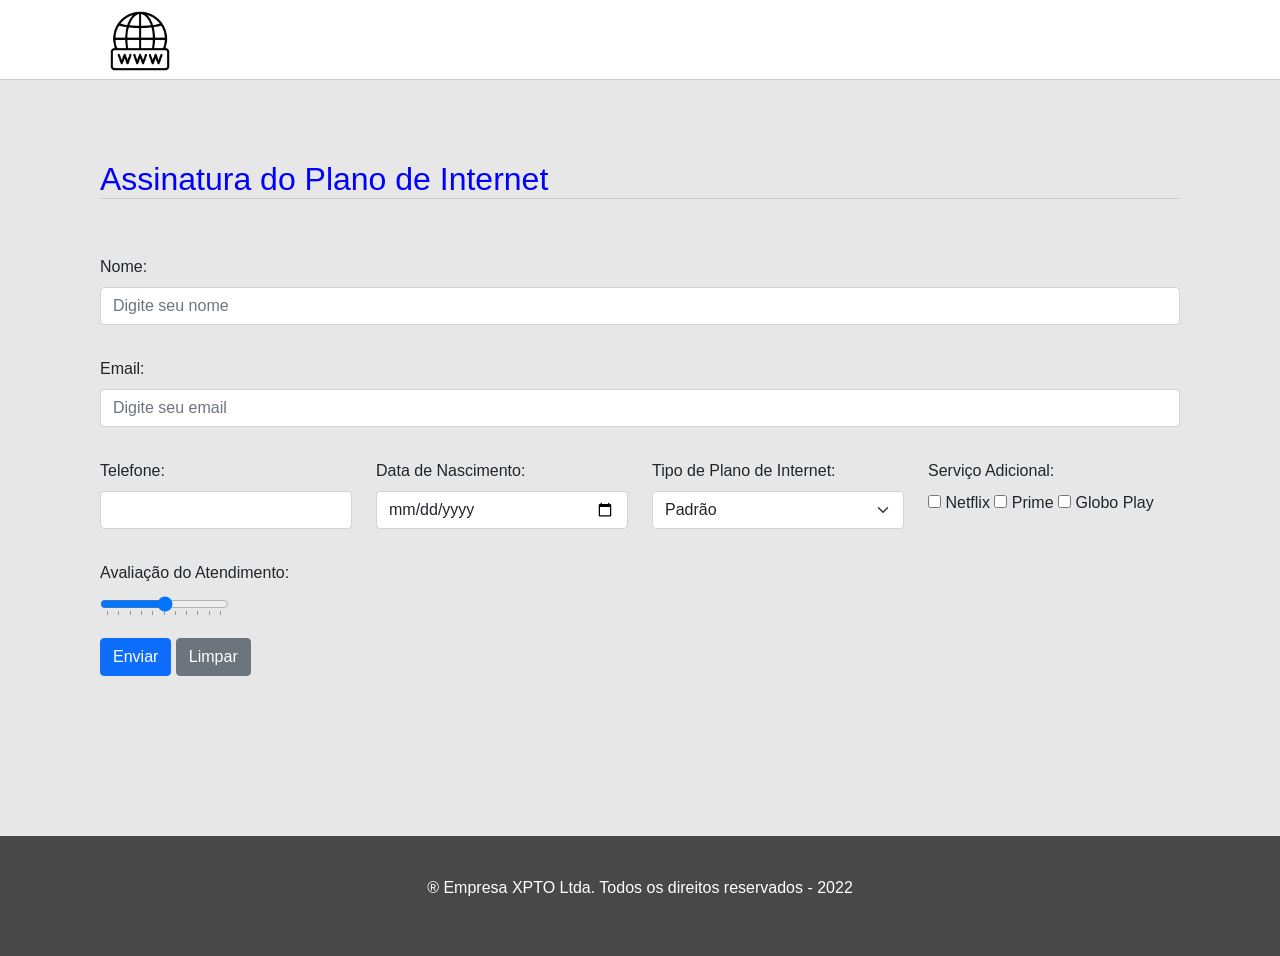
<file: assinar.html>
<!DOCTYPE html>
<html lang="pt-BR">

<head>
    <meta charset="UTF-8">
    <meta name="viewport" content="width=device-width, initial-scale=1.0">
    <title>Formulário de cadastro</title>
    <link rel="stylesheet" href="css/bootstrap.min.css">
    <link rel="stylesheet" href="css/bootstrap-grid.min.css">
    <link rel="stylesheet" href="css/base.css">
    <link rel="stylesheet" href="css/layout.css">
    <link rel="stylesheet" href="css/componentes.css">

</head>

<body>
    <header class="layout-cabecalho layout-cabecalho--home">
        <div class="container">
            <img src="img/cabecalho.png" width="80" height="80" alt="www">
        </div>
    </header>

    <main class="layout-assinatura">
        <div class="container">
            <h1 class="titulo-formulario">Assinatura do Plano de Internet</h1>
            <form action="#" method="post">
                <div class="row">
                    <div class="my-3 col-sm-12 col-md-12">
                        <label for="nome" class="form-label">Nome:</label>
                        <input id="nome" class="form-control" type="text" name="nome" placeholder="Digite seu nome" required="true" >
                    </div>
                </div>
                <div class="row">
                    <div class="my-3 col-sm-12 col-md-12">
                        <label for="email" class="form-label">Email:</label>
                        <input id="email" class="form-control" type="email" name="email" placeholder="Digite seu email" required="true">
                    </div>
                </div>
                <div class="row">
                    <div class="my-3 col-sm-3 col-md-3">
                        <label for="telefone" class="form-label">Telefone:</label>
                        <input id="telefone" class="form-control" type="text" name="telefone">
                    </div>
                    <div class="my-3 col-sm-3 col-md-3">
                        <label for="data-nascimento" class="form-label">Data de Nascimento:</label>
                        <input id="data-nascimento" class="form-control" type="date" name="data-nascimento">
                    </div>
                    <div class="my-3 col-sm-3 col-md-3">
                        <label for="tipo-plano" class="form-label">Tipo de Plano de Internet:</label>
                        <select id="tipo-plano" name="tipo-plano" class="form-select">
                            <option value="P">Padrão</option>
                            <option value="I">Intermediário</option>
                            <option value="A">Avançado</option>
                        </select>
                    </div>
                    <div class="my-3 col-sm-3 col-md-3">
                        <label class="form-label">Serviço Adicional:</label>
                        <div>
                            <input id="tipo-servico" type="checkbox" name="tipo-servico" value="netflix">
                            <label id="tipo-servico">Netflix</label>
                            <input id="tipo-servico" type="checkbox" name="tipo-servico" value="prime">
                            <label id="tipo-servico">Prime</label>
                            <input id="tipo-servico" type="checkbox" name="tipo-servico" value="globoplay">
                            <label id="tipo-servico">Globo Play</label>
                        </div>
                    </div>

                </div>
                <div class="row">
                    <div class="my-3 col-sm-6 col-md-6">
                        <label class="form-label">Avaliação do Atendimento:</label>
                        <div>
                            <input type="range" list="avaliacao">
                            <datalist id="avaliacao">
                                <option value="0" label="0%"></option>
                                <option value="10" label="10"></option>
                                <option value="20"></option>
                                <option value="30"></option>
                                <option value="40"></option>
                                <option value="50"></option>
                                <option value="60"></option>
                                <option value="70"></option>
                                <option value="80"></option>
                                <option value="90"></option>
                                <option value="100" label="100%"></option>
                            </datalist>
                        </div>
                    </div>
                </div>
                
                <button class="btn btn-primary">Enviar</button>
                <input type="reset" value="Limpar" class="btn btn-secondary" >
                
            </form>
        </div>
    </main>

    <footer class="layout-rodape">
        <div class="container">
            <p>&reg; Empresa XPTO Ltda. Todos os direitos reservados - 2022</p>
        </div>
    </footer>

</body>

</html>
</file>
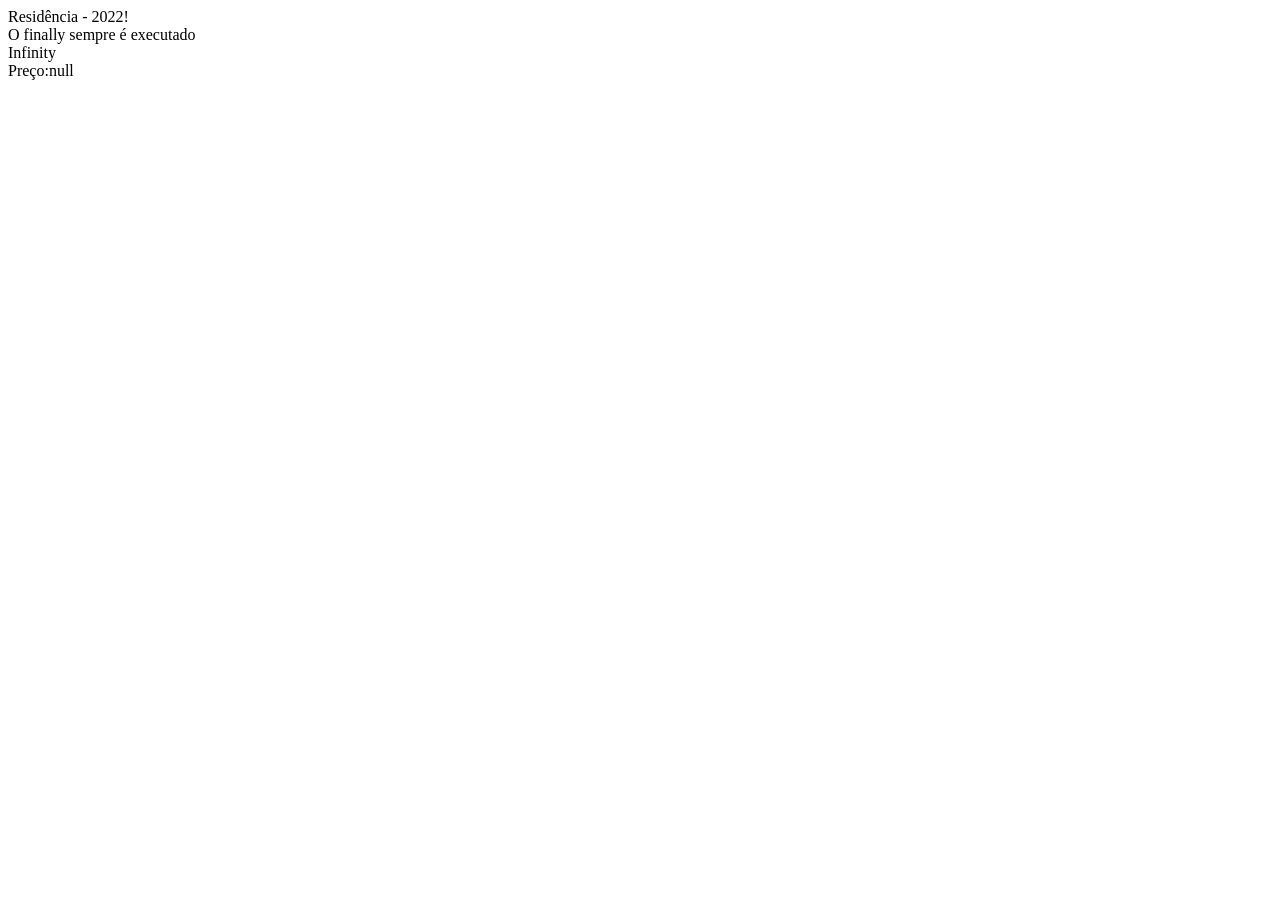
<file: exemplo-exception.html>
<!DOCTYPE html>
<html lang="en">

<head>
    <meta charset="UTF-8">
    <meta http-equiv="X-UA-Compatible" content="IE=edge">
    <meta name="viewport" content="width=device-width, initial-scale=1.0">
    <title>Exception</title>
</head>

<body>


    <script>

        try {
            document.write("Residência - 2022!");
        } catch (error) {
            document.write("Erro:" + error.message);
        } finally {
            document.write("<br> O finally sempre é executado");
        }

        try {
            var num;
            num = 10 / 0;
            document.write("<br>" + num);
        } catch (error) {
            document.write("<br> Erro:" + error.message);
        }

        try {
            var preco = prompt("Digite o preço:");
            if (preco < 0) {
                throw new Error("<br> Preço inválido! ");
            }
        } catch (e) {
            document.write("<br> Erro:" + e.message + "Preço:" + preco);
            //Insiro um valor padrão em caso de lançamento de exceção
            preco = 0;
        } finally{
            document.write("<br> Preço:" + preco);
        }

    </script>

</body>

</html>
</file>
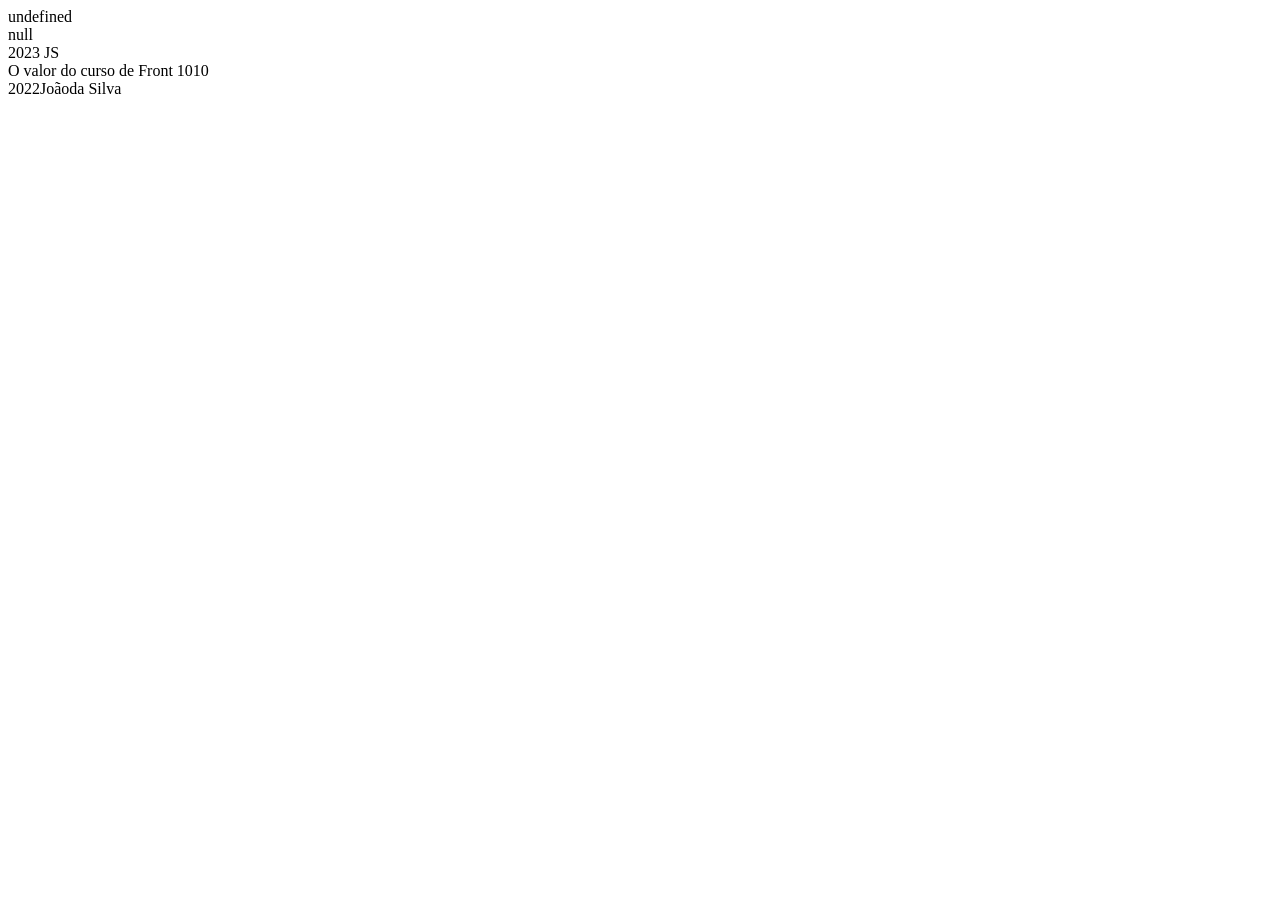
<file: exemplo-js.html>
<!DOCTYPE html>
<html lang="en">
<head>
    <meta charset="UTF-8">
    <meta http-equiv="X-UA-Compatible" content="IE=edge">
    <meta name="viewport" content="width=device-width, initial-scale=1.0">
    <title>Document</title>
</head>
<body>

    <script>
        
        var x;
        var y = null;
        var ano = 2022;
        ano = "2023";
        curso = 'JS';

        document.write(x);
        document.write("<br>");
        document.write(y);
        document.write("<br>");
        document.write(ano + " " + curso);

        var a = 10, b=1000;
        texto = "Front";
        document.write("<br>");
        document.write("O valor do curso de " +texto  + " " + (a+b) + "<br>");

        const texto2 = "2022";
        //texto2 = "2023";
        document.write(texto2);

        const cliente = {nome:"Carla", sobrenome:"Maria"};
        //não posso modificar o objeto
        //a = {nome:"José"}

        cliente.nome = "João";
        cliente.sobrenome = "da Silva";
        document.write(cliente.nome);
        document.write(cliente.sobrenome);
        

        //Hoisting



    </script>
</body>
</html>
</file>
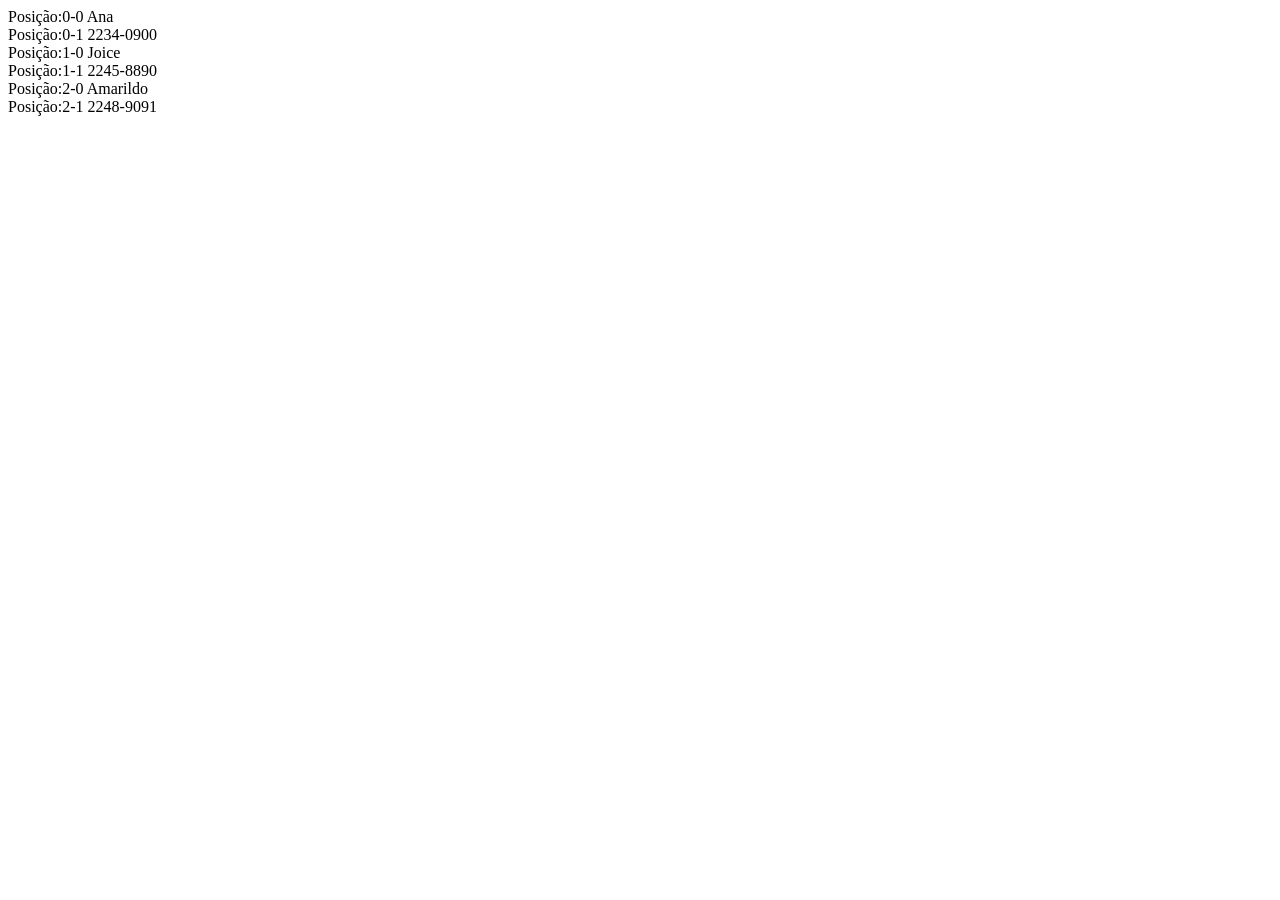
<file: exemplo-matriz.html>
<!DOCTYPE html>
<html lang="en">

<head>
    <meta charset="UTF-8">
    <meta http-equiv="X-UA-Compatible" content="IE=edge">
    <meta name="viewport" content="width=device-width, initial-scale=1.0">
    <title>Document</title>
</head>

<body>

    <script>
        var clientes = new Array();
        var cliente1 = ["Ana", "2234-0900"];
        var cliente2 = ["Joice", "2245-8890"];
        var cliente3 = ["Amarildo", "2248-9091"];

        clientes.push(cliente1);
        clientes.push(cliente2);
        clientes.push(cliente3);

        for (let i = 0; clientes.length; i++) {
            for (let j = 0; j < clientes[i].length; j++) {
                document.write("Posição:" + i + "-" + j + " " + clientes[i][j] + "<br>");
            }
        }

        //throw - lançar o erro
        // try catch - tratamento do erro
        //finaly - sempre executa
    </script>
</body>

</html>
</file>
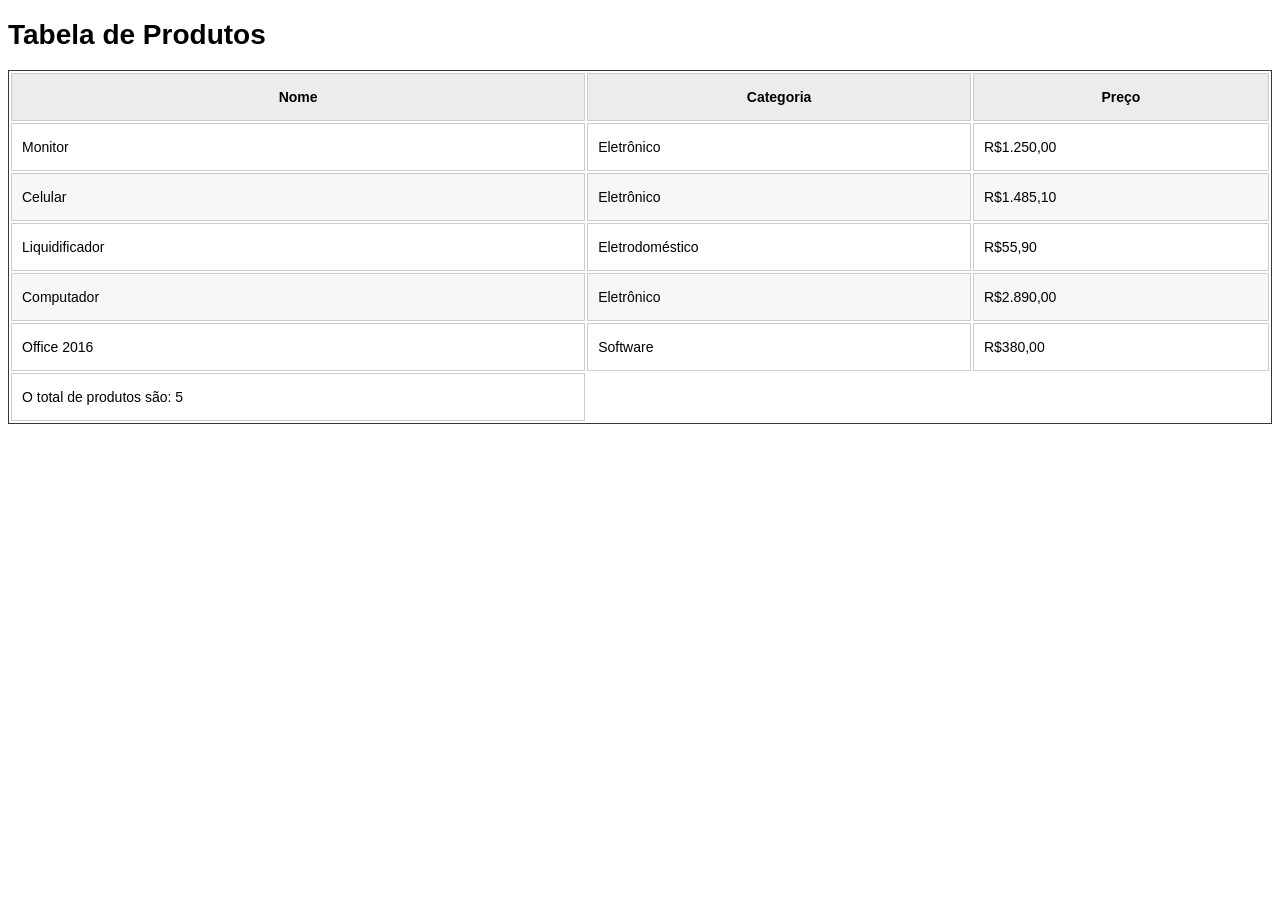
<file: exemplo-tabela.html>
<!DOCTYPE html>
<html lang="en">
<head>
    <meta charset="UTF-8">
    <meta http-equiv="X-UA-Compatible" content="IE=edge">
    <meta name="viewport" content="width=device-width, initial-scale=1.0">
    <title>Exemplo Tabela</title>
    <link rel="stylesheet" href="css/estilo-tabela.css">
</head>
<body>
    <h1>Tabela de Produtos</h1>
    <table class="tabela">
        <thead>
            <tr>
                <th>Nome</th>
                <th>Categoria</th>
                <th>Preço</th>
            </tr>
        </thead>
        <tbody>
            <tr>
                <td>Monitor</td>
                <td>Eletrônico</td>
                <td>R$1.250,00</td>
            </tr>
            <tr>
                <td>Celular</td>
                <td>Eletrônico</td>
                <td>R$1.485,10</td>
            </tr>
            <tr>
                <td>Liquidificador</td>
                <td>Eletrodoméstico</td>
                <td>R$55,90</td>
            </tr>
            <tr>
                <td>Computador</td>
                <td>Eletrônico</td>
                <td>R$2.890,00</td>
            </tr>
            <tr>
                <td>Office 2016</td>
                <td>Software</td>
                <td>R$380,00</td>
            </tr>
        </tbody>
        <tfoot>
            <tr>
                <td>O total de produtos são: 5</td>
            </tr>
        </tfoot>
    </table>
</body>
</html>
</file>
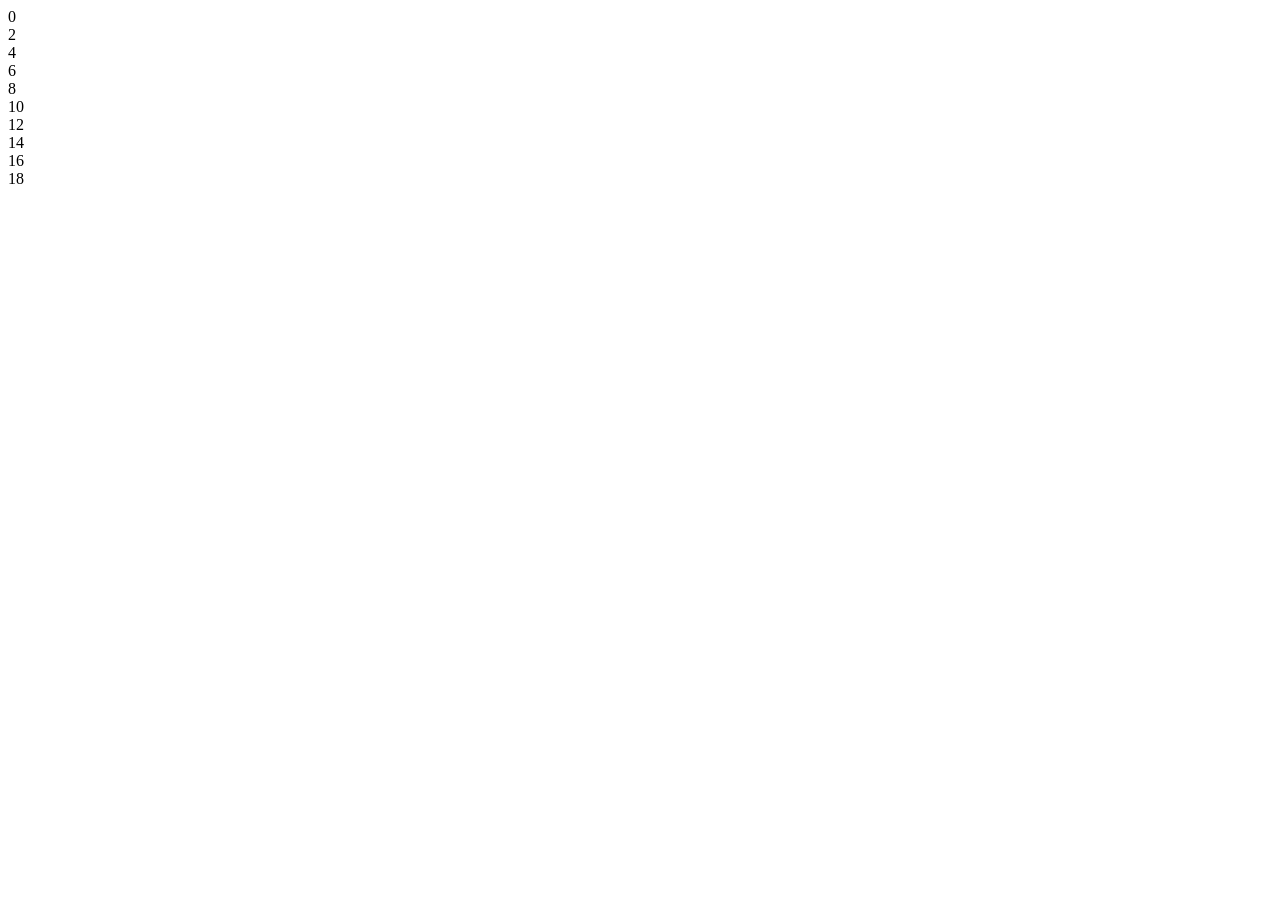
<file: exemplo5.html>
<!DOCTYPE html>
<html lang="en">

<head>
    <meta charset="UTF-8">
    <meta http-equiv="X-UA-Compatible" content="IE=edge">
    <meta name="viewport" content="width=device-width, initial-scale=1.0">
    <title>Document</title>
</head>

<body>
    <script>
        var vetor = new Array(10);

        for (let count = 0; count < vetor.length; count++) {
            vetor[count] = count * 2;
            document.write(vetor[count] + "<br>");
        }
    </script>
</body>

</html>
</file>
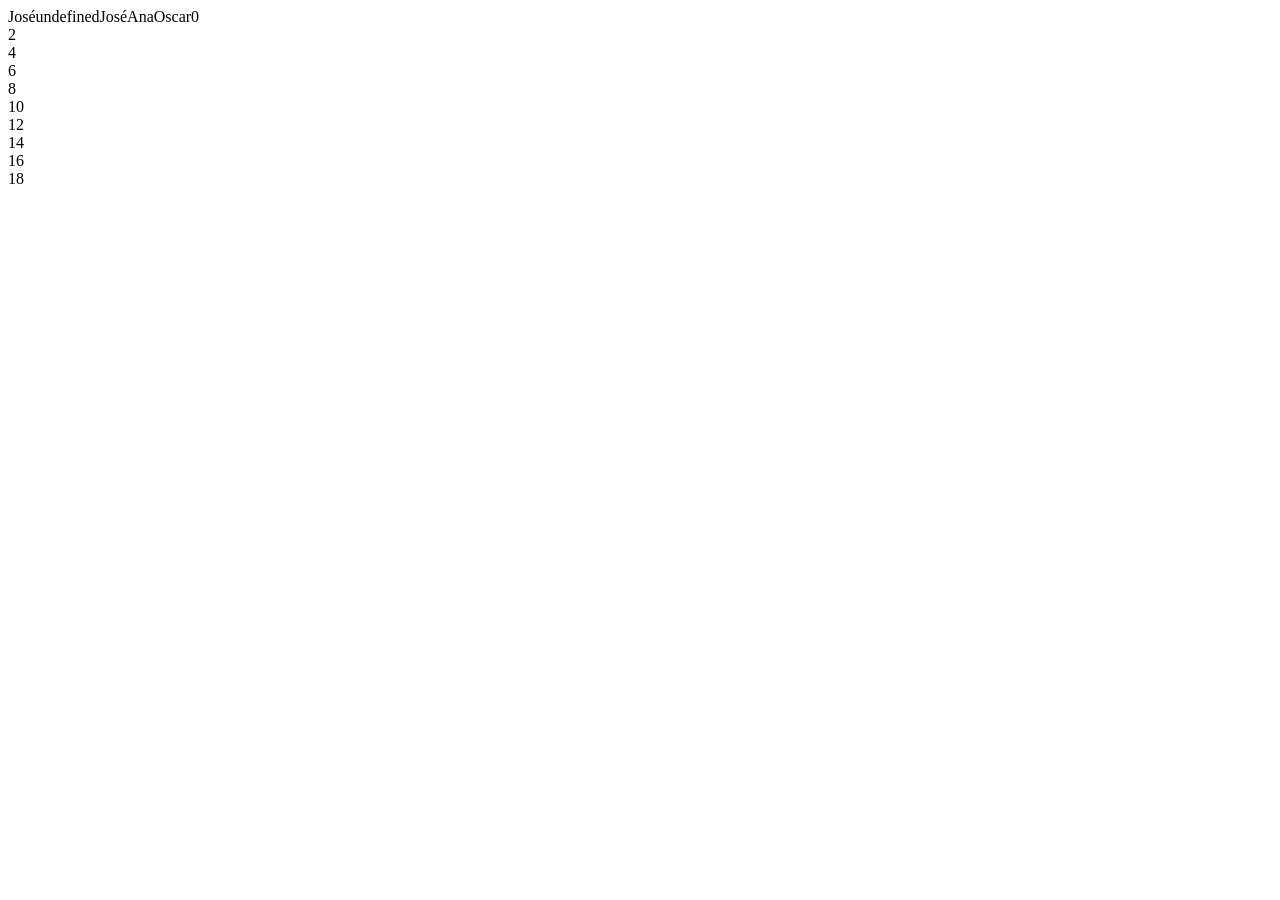
<file: js/exemplo4.html>
<!DOCTYPE html>
<html lang="en">

<head>
    <meta charset="UTF-8">
    <meta http-equiv="X-UA-Compatible" content="IE=edge">
    <meta name="viewport" content="width=device-width, initial-scale=1.0">
    <title>Document</title>
</head>

<body>
    <script>
        var nomes = [];
        var cursos = ["Java", "PHP", "Phyton", "R"];

        nomes.push("José");
        nomes.push("Ana");
        nomes.push("Oscar");

        document.write(nomes[0]);
        document.write(nomes[5]);

        for (let index = 0; index < nomes.length; index++) {
            document.write(nomes[index]);
        }

        var vetor = new Array(10);

        for (let count = 0; count < vetor.length; count++) {
            vetor[count] = count * 2;
             document.write(vetor[count] + "<br>");
            //console.log(vetor[count]);
        }

    </script>
</body>

</html>
</file>
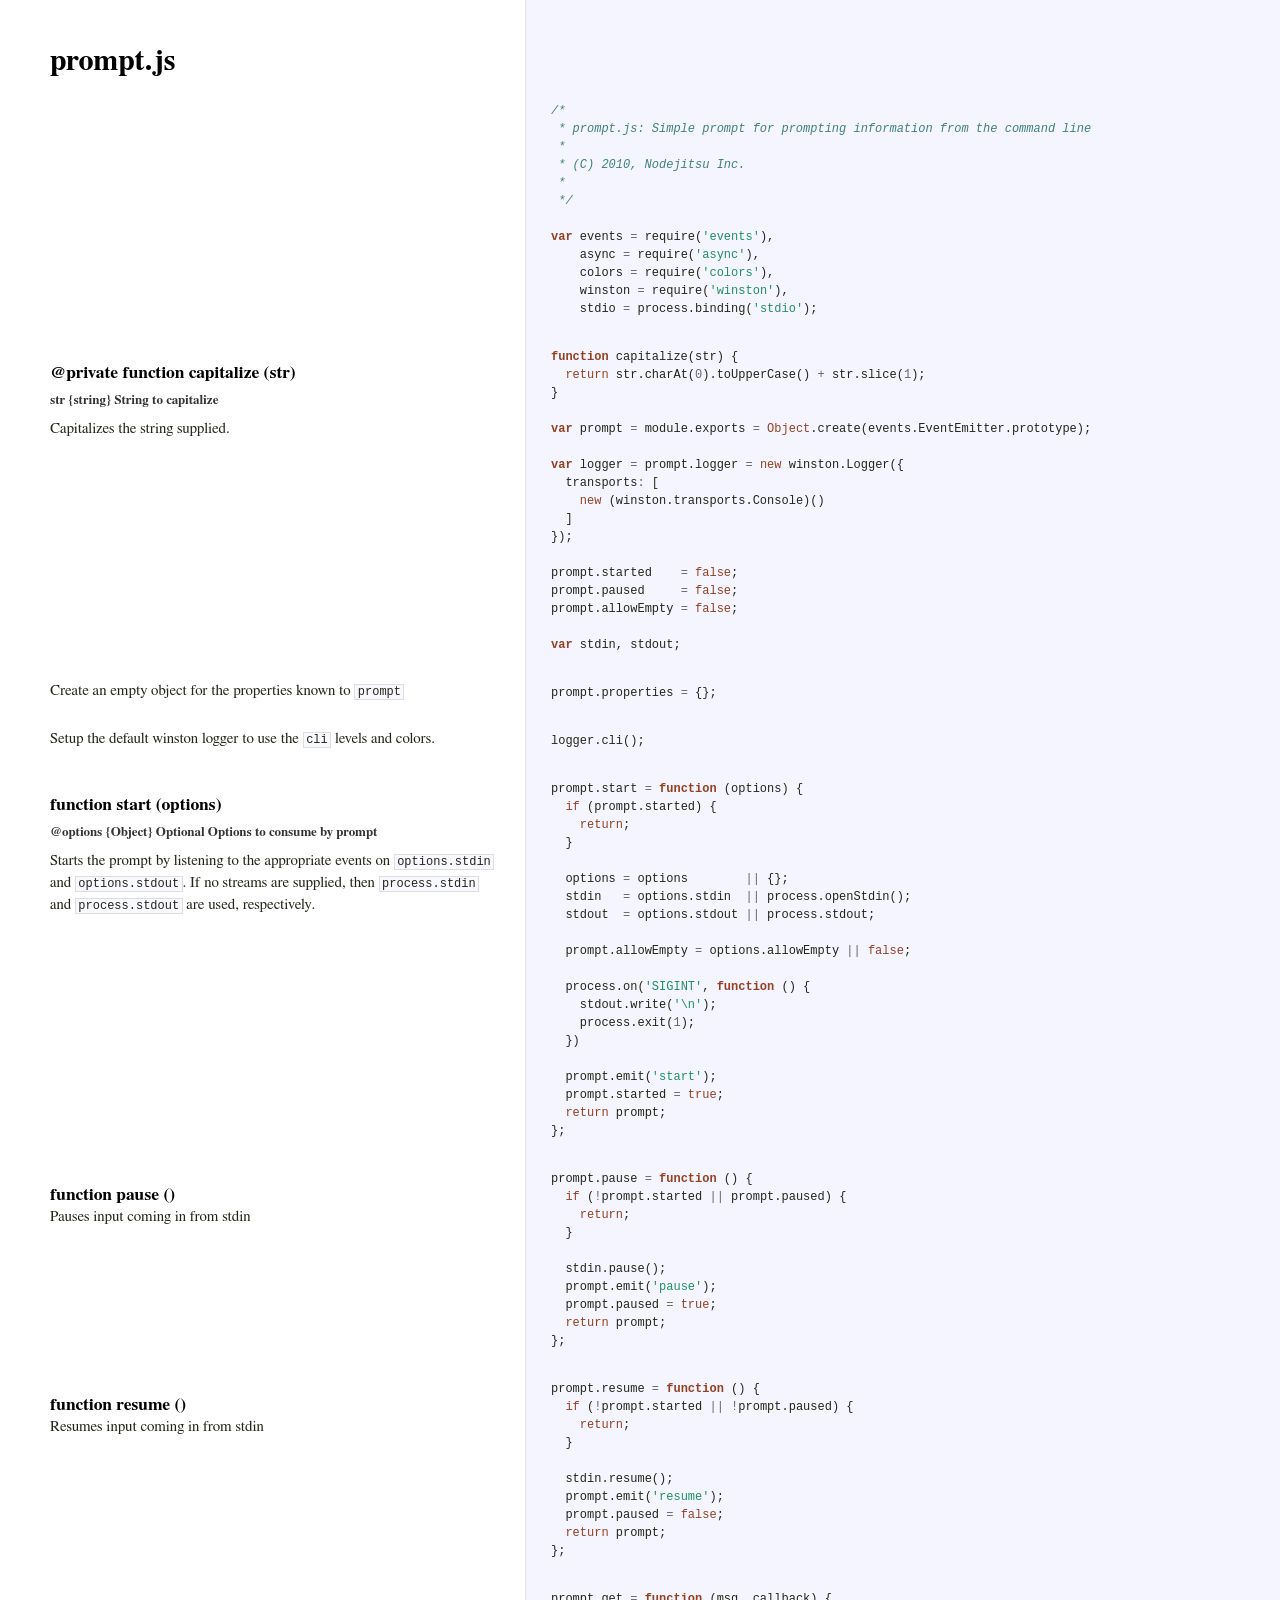
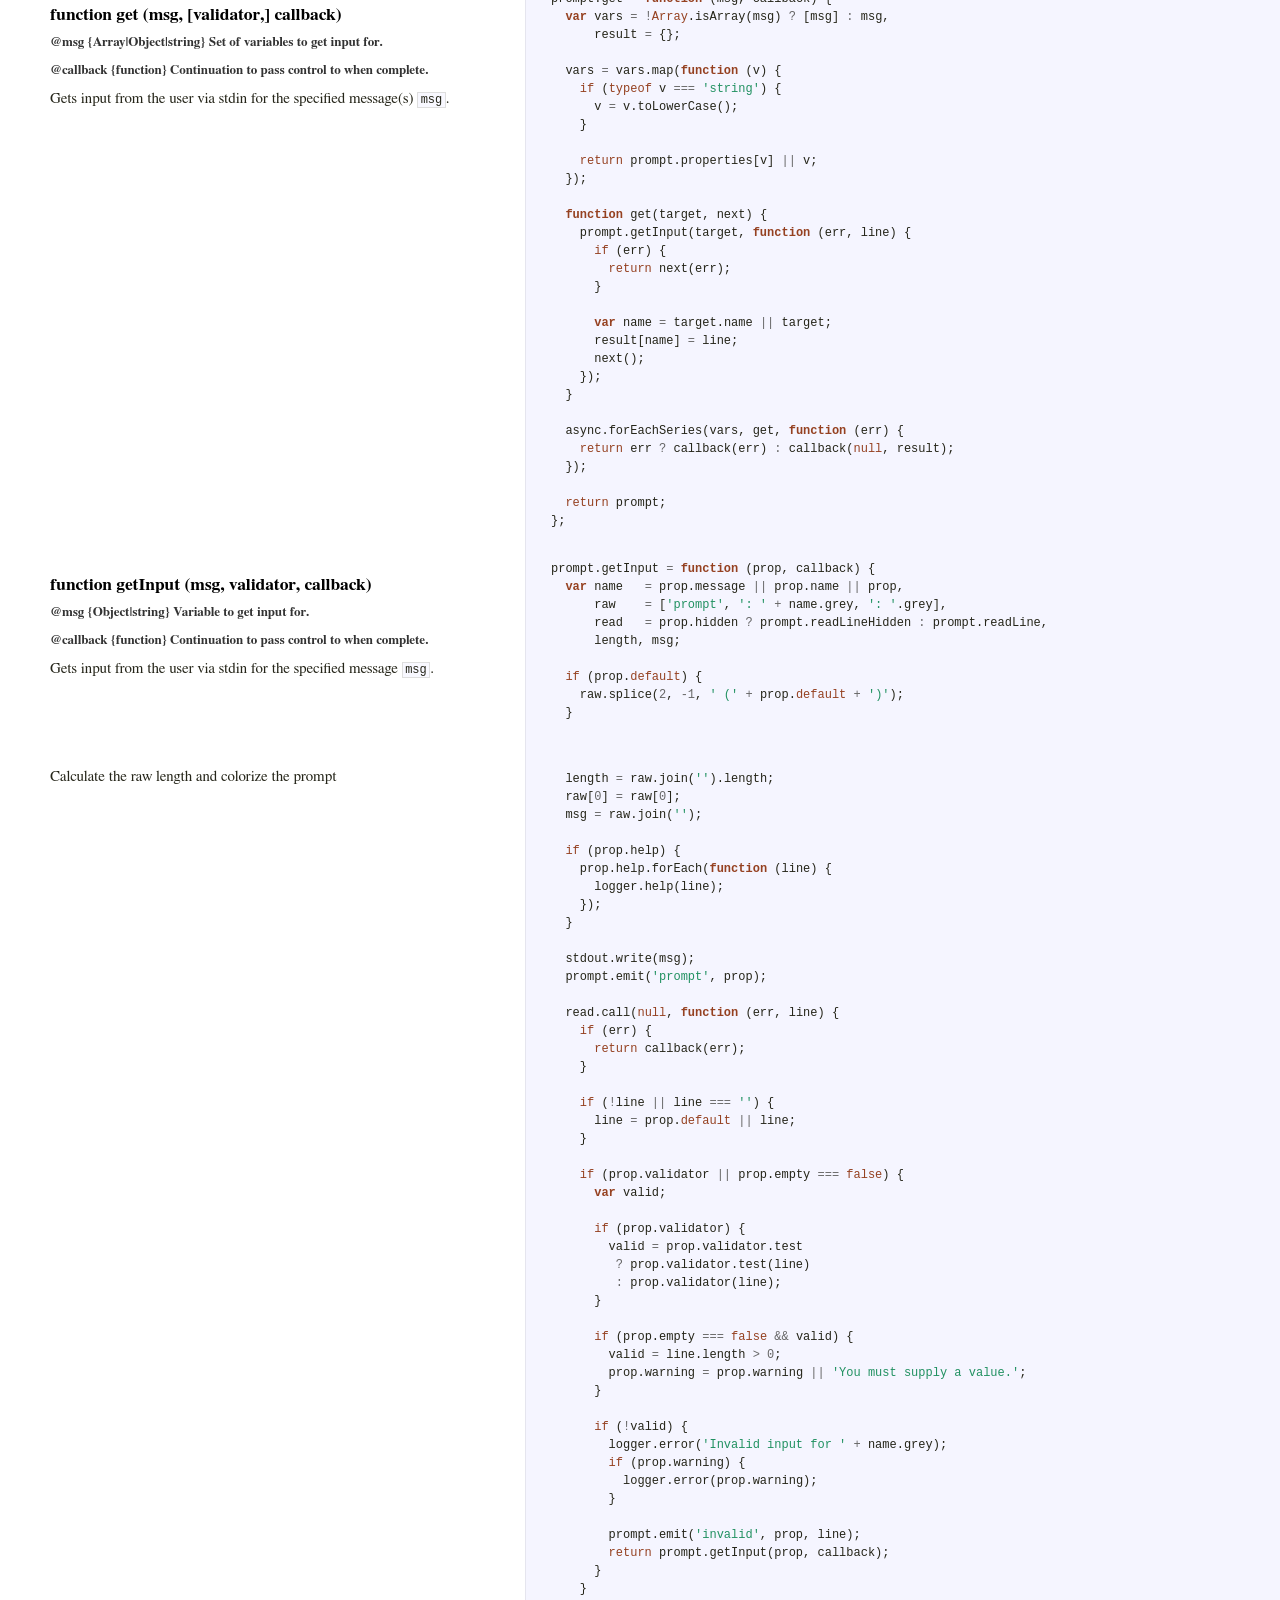
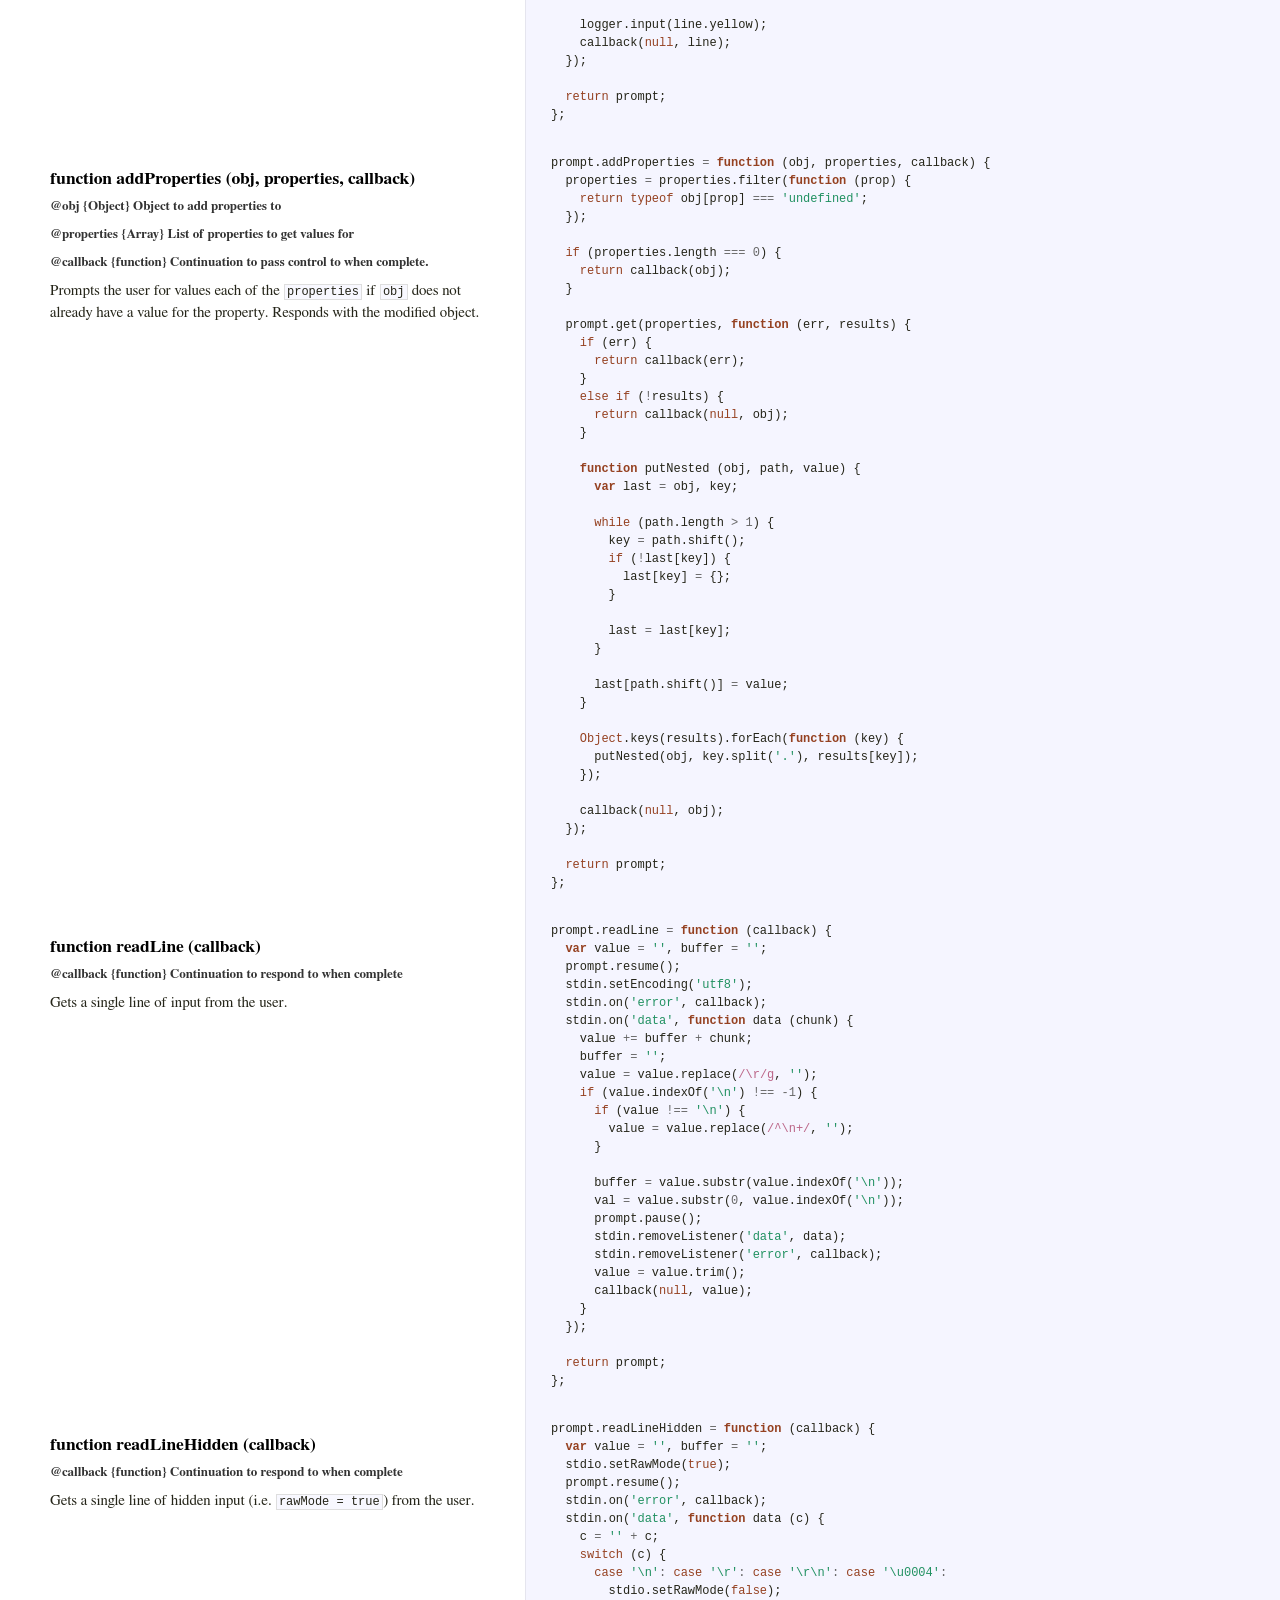
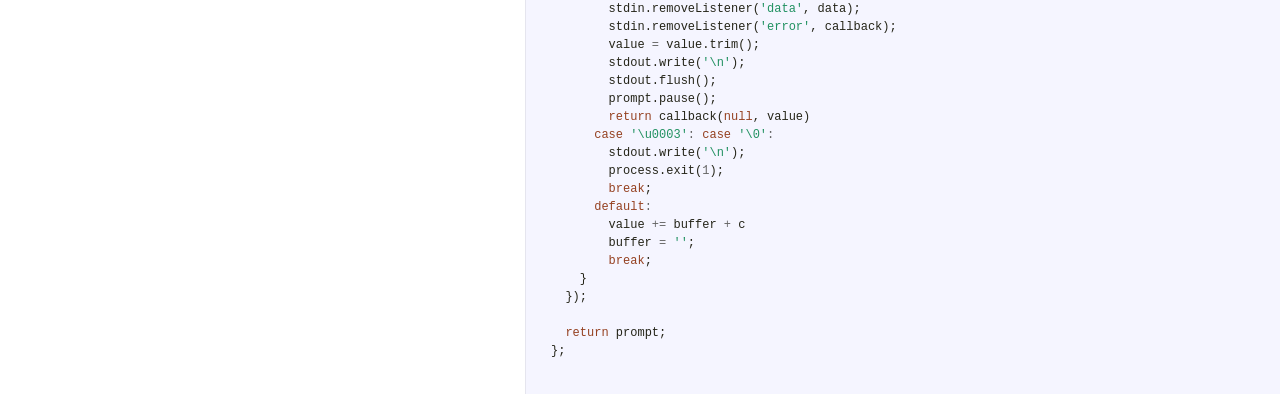
<file: node_modules/prompt/docs/prompt.html>
<!DOCTYPE html>  <html> <head>   <title>prompt.js</title>   <meta http-equiv="content-type" content="text/html; charset=UTF-8">   <link rel="stylesheet" media="all" href="docco.css" /> </head> <body>   <div id="container">     <div id="background"></div>          <table cellpadding="0" cellspacing="0">       <thead>         <tr>           <th class="docs">             <h1>               prompt.js             </h1>           </th>           <th class="code">           </th>         </tr>       </thead>       <tbody>                               <tr id="section-1">             <td class="docs">               <div class="pilwrap">                 <a class="pilcrow" href="#section-1">&#182;</a>               </div>                            </td>             <td class="code">               <div class="highlight"><pre><span class="cm">/*</span>
<span class="cm"> * prompt.js: Simple prompt for prompting information from the command line </span>
<span class="cm"> *</span>
<span class="cm"> * (C) 2010, Nodejitsu Inc.</span>
<span class="cm"> *</span>
<span class="cm"> */</span>

<span class="kd">var</span> <span class="nx">events</span> <span class="o">=</span> <span class="nx">require</span><span class="p">(</span><span class="s1">&#39;events&#39;</span><span class="p">),</span>
    <span class="nx">async</span> <span class="o">=</span> <span class="nx">require</span><span class="p">(</span><span class="s1">&#39;async&#39;</span><span class="p">),</span>
    <span class="nx">colors</span> <span class="o">=</span> <span class="nx">require</span><span class="p">(</span><span class="s1">&#39;colors&#39;</span><span class="p">),</span>
    <span class="nx">winston</span> <span class="o">=</span> <span class="nx">require</span><span class="p">(</span><span class="s1">&#39;winston&#39;</span><span class="p">),</span>
    <span class="nx">stdio</span> <span class="o">=</span> <span class="nx">process</span><span class="p">.</span><span class="nx">binding</span><span class="p">(</span><span class="s1">&#39;stdio&#39;</span><span class="p">);</span></pre></div>             </td>           </tr>                               <tr id="section-2">             <td class="docs">               <div class="pilwrap">                 <a class="pilcrow" href="#section-2">&#182;</a>               </div>               <h3>@private function capitalize (str)</h3>

<h4>str {string} String to capitalize</h4>

<p>Capitalizes the string supplied.</p>             </td>             <td class="code">               <div class="highlight"><pre><span class="kd">function</span> <span class="nx">capitalize</span><span class="p">(</span><span class="nx">str</span><span class="p">)</span> <span class="p">{</span>
  <span class="k">return</span> <span class="nx">str</span><span class="p">.</span><span class="nx">charAt</span><span class="p">(</span><span class="mi">0</span><span class="p">).</span><span class="nx">toUpperCase</span><span class="p">()</span> <span class="o">+</span> <span class="nx">str</span><span class="p">.</span><span class="nx">slice</span><span class="p">(</span><span class="mi">1</span><span class="p">);</span>
<span class="p">}</span>

<span class="kd">var</span> <span class="nx">prompt</span> <span class="o">=</span> <span class="nx">module</span><span class="p">.</span><span class="nx">exports</span> <span class="o">=</span> <span class="nb">Object</span><span class="p">.</span><span class="nx">create</span><span class="p">(</span><span class="nx">events</span><span class="p">.</span><span class="nx">EventEmitter</span><span class="p">.</span><span class="nx">prototype</span><span class="p">);</span>

<span class="kd">var</span> <span class="nx">logger</span> <span class="o">=</span> <span class="nx">prompt</span><span class="p">.</span><span class="nx">logger</span> <span class="o">=</span> <span class="k">new</span> <span class="nx">winston</span><span class="p">.</span><span class="nx">Logger</span><span class="p">({</span>
  <span class="nx">transports</span><span class="o">:</span> <span class="p">[</span>
    <span class="k">new</span> <span class="p">(</span><span class="nx">winston</span><span class="p">.</span><span class="nx">transports</span><span class="p">.</span><span class="nx">Console</span><span class="p">)()</span>
  <span class="p">]</span>
<span class="p">});</span>
    
<span class="nx">prompt</span><span class="p">.</span><span class="nx">started</span>    <span class="o">=</span> <span class="kc">false</span><span class="p">;</span>
<span class="nx">prompt</span><span class="p">.</span><span class="nx">paused</span>     <span class="o">=</span> <span class="kc">false</span><span class="p">;</span>
<span class="nx">prompt</span><span class="p">.</span><span class="nx">allowEmpty</span> <span class="o">=</span> <span class="kc">false</span><span class="p">;</span> 

<span class="kd">var</span> <span class="nx">stdin</span><span class="p">,</span> <span class="nx">stdout</span><span class="p">;</span></pre></div>             </td>           </tr>                               <tr id="section-3">             <td class="docs">               <div class="pilwrap">                 <a class="pilcrow" href="#section-3">&#182;</a>               </div>               <p>Create an empty object for the properties 
known to <code>prompt</code></p>             </td>             <td class="code">               <div class="highlight"><pre><span class="nx">prompt</span><span class="p">.</span><span class="nx">properties</span> <span class="o">=</span> <span class="p">{};</span></pre></div>             </td>           </tr>                               <tr id="section-4">             <td class="docs">               <div class="pilwrap">                 <a class="pilcrow" href="#section-4">&#182;</a>               </div>               <p>Setup the default winston logger to use 
the <code>cli</code> levels and colors.</p>             </td>             <td class="code">               <div class="highlight"><pre><span class="nx">logger</span><span class="p">.</span><span class="nx">cli</span><span class="p">();</span></pre></div>             </td>           </tr>                               <tr id="section-5">             <td class="docs">               <div class="pilwrap">                 <a class="pilcrow" href="#section-5">&#182;</a>               </div>               <h3>function start (options)</h3>

<h4>@options {Object} <strong>Optional</strong> Options to consume by prompt</h4>

<p>Starts the prompt by listening to the appropriate events on <code>options.stdin</code>
and <code>options.stdout</code>. If no streams are supplied, then <code>process.stdin</code> 
and <code>process.stdout</code> are used, respectively.</p>             </td>             <td class="code">               <div class="highlight"><pre><span class="nx">prompt</span><span class="p">.</span><span class="nx">start</span> <span class="o">=</span> <span class="kd">function</span> <span class="p">(</span><span class="nx">options</span><span class="p">)</span> <span class="p">{</span>
  <span class="k">if</span> <span class="p">(</span><span class="nx">prompt</span><span class="p">.</span><span class="nx">started</span><span class="p">)</span> <span class="p">{</span>
    <span class="k">return</span><span class="p">;</span>
  <span class="p">}</span>
  
  <span class="nx">options</span> <span class="o">=</span> <span class="nx">options</span>        <span class="o">||</span> <span class="p">{};</span>
  <span class="nx">stdin</span>   <span class="o">=</span> <span class="nx">options</span><span class="p">.</span><span class="nx">stdin</span>  <span class="o">||</span> <span class="nx">process</span><span class="p">.</span><span class="nx">openStdin</span><span class="p">();</span>
  <span class="nx">stdout</span>  <span class="o">=</span> <span class="nx">options</span><span class="p">.</span><span class="nx">stdout</span> <span class="o">||</span> <span class="nx">process</span><span class="p">.</span><span class="nx">stdout</span><span class="p">;</span>
  
  <span class="nx">prompt</span><span class="p">.</span><span class="nx">allowEmpty</span> <span class="o">=</span> <span class="nx">options</span><span class="p">.</span><span class="nx">allowEmpty</span> <span class="o">||</span> <span class="kc">false</span><span class="p">;</span>
  
  <span class="nx">process</span><span class="p">.</span><span class="nx">on</span><span class="p">(</span><span class="s1">&#39;SIGINT&#39;</span><span class="p">,</span> <span class="kd">function</span> <span class="p">()</span> <span class="p">{</span>
    <span class="nx">stdout</span><span class="p">.</span><span class="nx">write</span><span class="p">(</span><span class="s1">&#39;\n&#39;</span><span class="p">);</span>
    <span class="nx">process</span><span class="p">.</span><span class="nx">exit</span><span class="p">(</span><span class="mi">1</span><span class="p">);</span>
  <span class="p">})</span>
  
  <span class="nx">prompt</span><span class="p">.</span><span class="nx">emit</span><span class="p">(</span><span class="s1">&#39;start&#39;</span><span class="p">);</span>
  <span class="nx">prompt</span><span class="p">.</span><span class="nx">started</span> <span class="o">=</span> <span class="kc">true</span><span class="p">;</span>
  <span class="k">return</span> <span class="nx">prompt</span><span class="p">;</span>
<span class="p">};</span></pre></div>             </td>           </tr>                               <tr id="section-6">             <td class="docs">               <div class="pilwrap">                 <a class="pilcrow" href="#section-6">&#182;</a>               </div>               <h3>function pause ()</h3>

<p>Pauses input coming in from stdin</p>             </td>             <td class="code">               <div class="highlight"><pre><span class="nx">prompt</span><span class="p">.</span><span class="nx">pause</span> <span class="o">=</span> <span class="kd">function</span> <span class="p">()</span> <span class="p">{</span>
  <span class="k">if</span> <span class="p">(</span><span class="o">!</span><span class="nx">prompt</span><span class="p">.</span><span class="nx">started</span> <span class="o">||</span> <span class="nx">prompt</span><span class="p">.</span><span class="nx">paused</span><span class="p">)</span> <span class="p">{</span>
    <span class="k">return</span><span class="p">;</span>
  <span class="p">}</span>
  
  <span class="nx">stdin</span><span class="p">.</span><span class="nx">pause</span><span class="p">();</span>
  <span class="nx">prompt</span><span class="p">.</span><span class="nx">emit</span><span class="p">(</span><span class="s1">&#39;pause&#39;</span><span class="p">);</span>
  <span class="nx">prompt</span><span class="p">.</span><span class="nx">paused</span> <span class="o">=</span> <span class="kc">true</span><span class="p">;</span>
  <span class="k">return</span> <span class="nx">prompt</span><span class="p">;</span>
<span class="p">};</span></pre></div>             </td>           </tr>                               <tr id="section-7">             <td class="docs">               <div class="pilwrap">                 <a class="pilcrow" href="#section-7">&#182;</a>               </div>               <h3>function resume ()</h3>

<p>Resumes input coming in from stdin </p>             </td>             <td class="code">               <div class="highlight"><pre><span class="nx">prompt</span><span class="p">.</span><span class="nx">resume</span> <span class="o">=</span> <span class="kd">function</span> <span class="p">()</span> <span class="p">{</span>
  <span class="k">if</span> <span class="p">(</span><span class="o">!</span><span class="nx">prompt</span><span class="p">.</span><span class="nx">started</span> <span class="o">||</span> <span class="o">!</span><span class="nx">prompt</span><span class="p">.</span><span class="nx">paused</span><span class="p">)</span> <span class="p">{</span>
    <span class="k">return</span><span class="p">;</span>
  <span class="p">}</span>
  
  <span class="nx">stdin</span><span class="p">.</span><span class="nx">resume</span><span class="p">();</span>
  <span class="nx">prompt</span><span class="p">.</span><span class="nx">emit</span><span class="p">(</span><span class="s1">&#39;resume&#39;</span><span class="p">);</span>
  <span class="nx">prompt</span><span class="p">.</span><span class="nx">paused</span> <span class="o">=</span> <span class="kc">false</span><span class="p">;</span>
  <span class="k">return</span> <span class="nx">prompt</span><span class="p">;</span>
<span class="p">};</span></pre></div>             </td>           </tr>                               <tr id="section-8">             <td class="docs">               <div class="pilwrap">                 <a class="pilcrow" href="#section-8">&#182;</a>               </div>               <h3>function get (msg, [validator,] callback)</h3>

<h4>@msg {Array|Object|string} Set of variables to get input for.</h4>

<h4>@callback {function} Continuation to pass control to when complete.</h4>

<p>Gets input from the user via stdin for the specified message(s) <code>msg</code>.</p>             </td>             <td class="code">               <div class="highlight"><pre><span class="nx">prompt</span><span class="p">.</span><span class="nx">get</span> <span class="o">=</span> <span class="kd">function</span> <span class="p">(</span><span class="nx">msg</span><span class="p">,</span> <span class="nx">callback</span><span class="p">)</span> <span class="p">{</span>
  <span class="kd">var</span> <span class="nx">vars</span> <span class="o">=</span> <span class="o">!</span><span class="nb">Array</span><span class="p">.</span><span class="nx">isArray</span><span class="p">(</span><span class="nx">msg</span><span class="p">)</span> <span class="o">?</span> <span class="p">[</span><span class="nx">msg</span><span class="p">]</span> <span class="o">:</span> <span class="nx">msg</span><span class="p">,</span>
      <span class="nx">result</span> <span class="o">=</span> <span class="p">{};</span>
  
  <span class="nx">vars</span> <span class="o">=</span> <span class="nx">vars</span><span class="p">.</span><span class="nx">map</span><span class="p">(</span><span class="kd">function</span> <span class="p">(</span><span class="nx">v</span><span class="p">)</span> <span class="p">{</span>
    <span class="k">if</span> <span class="p">(</span><span class="k">typeof</span> <span class="nx">v</span> <span class="o">===</span> <span class="s1">&#39;string&#39;</span><span class="p">)</span> <span class="p">{</span>
      <span class="nx">v</span> <span class="o">=</span> <span class="nx">v</span><span class="p">.</span><span class="nx">toLowerCase</span><span class="p">();</span>
    <span class="p">}</span>
    
    <span class="k">return</span> <span class="nx">prompt</span><span class="p">.</span><span class="nx">properties</span><span class="p">[</span><span class="nx">v</span><span class="p">]</span> <span class="o">||</span> <span class="nx">v</span><span class="p">;</span>
  <span class="p">});</span>
  
  <span class="kd">function</span> <span class="nx">get</span><span class="p">(</span><span class="nx">target</span><span class="p">,</span> <span class="nx">next</span><span class="p">)</span> <span class="p">{</span>
    <span class="nx">prompt</span><span class="p">.</span><span class="nx">getInput</span><span class="p">(</span><span class="nx">target</span><span class="p">,</span> <span class="kd">function</span> <span class="p">(</span><span class="nx">err</span><span class="p">,</span> <span class="nx">line</span><span class="p">)</span> <span class="p">{</span>
      <span class="k">if</span> <span class="p">(</span><span class="nx">err</span><span class="p">)</span> <span class="p">{</span>
        <span class="k">return</span> <span class="nx">next</span><span class="p">(</span><span class="nx">err</span><span class="p">);</span>
      <span class="p">}</span>
      
      <span class="kd">var</span> <span class="nx">name</span> <span class="o">=</span> <span class="nx">target</span><span class="p">.</span><span class="nx">name</span> <span class="o">||</span> <span class="nx">target</span><span class="p">;</span>
      <span class="nx">result</span><span class="p">[</span><span class="nx">name</span><span class="p">]</span> <span class="o">=</span> <span class="nx">line</span><span class="p">;</span>
      <span class="nx">next</span><span class="p">();</span>
    <span class="p">});</span>
  <span class="p">}</span>
  
  <span class="nx">async</span><span class="p">.</span><span class="nx">forEachSeries</span><span class="p">(</span><span class="nx">vars</span><span class="p">,</span> <span class="nx">get</span><span class="p">,</span> <span class="kd">function</span> <span class="p">(</span><span class="nx">err</span><span class="p">)</span> <span class="p">{</span>
    <span class="k">return</span> <span class="nx">err</span> <span class="o">?</span> <span class="nx">callback</span><span class="p">(</span><span class="nx">err</span><span class="p">)</span> <span class="o">:</span> <span class="nx">callback</span><span class="p">(</span><span class="kc">null</span><span class="p">,</span> <span class="nx">result</span><span class="p">);</span>
  <span class="p">});</span>
  
  <span class="k">return</span> <span class="nx">prompt</span><span class="p">;</span>
<span class="p">};</span></pre></div>             </td>           </tr>                               <tr id="section-9">             <td class="docs">               <div class="pilwrap">                 <a class="pilcrow" href="#section-9">&#182;</a>               </div>               <h3>function getInput (msg, validator, callback)</h3>

<h4>@msg {Object|string} Variable to get input for.</h4>

<h4>@callback {function} Continuation to pass control to when complete.</h4>

<p>Gets input from the user via stdin for the specified message <code>msg</code>.</p>             </td>             <td class="code">               <div class="highlight"><pre><span class="nx">prompt</span><span class="p">.</span><span class="nx">getInput</span> <span class="o">=</span> <span class="kd">function</span> <span class="p">(</span><span class="nx">prop</span><span class="p">,</span> <span class="nx">callback</span><span class="p">)</span> <span class="p">{</span>
  <span class="kd">var</span> <span class="nx">name</span>   <span class="o">=</span> <span class="nx">prop</span><span class="p">.</span><span class="nx">message</span> <span class="o">||</span> <span class="nx">prop</span><span class="p">.</span><span class="nx">name</span> <span class="o">||</span> <span class="nx">prop</span><span class="p">,</span>
      <span class="nx">raw</span>    <span class="o">=</span> <span class="p">[</span><span class="s1">&#39;prompt&#39;</span><span class="p">,</span> <span class="s1">&#39;: &#39;</span> <span class="o">+</span> <span class="nx">name</span><span class="p">.</span><span class="nx">grey</span><span class="p">,</span> <span class="s1">&#39;: &#39;</span><span class="p">.</span><span class="nx">grey</span><span class="p">],</span>
      <span class="nx">read</span>   <span class="o">=</span> <span class="nx">prop</span><span class="p">.</span><span class="nx">hidden</span> <span class="o">?</span> <span class="nx">prompt</span><span class="p">.</span><span class="nx">readLineHidden</span> <span class="o">:</span> <span class="nx">prompt</span><span class="p">.</span><span class="nx">readLine</span><span class="p">,</span>
      <span class="nx">length</span><span class="p">,</span> <span class="nx">msg</span><span class="p">;</span>
  
  <span class="k">if</span> <span class="p">(</span><span class="nx">prop</span><span class="p">.</span><span class="k">default</span><span class="p">)</span> <span class="p">{</span>
    <span class="nx">raw</span><span class="p">.</span><span class="nx">splice</span><span class="p">(</span><span class="mi">2</span><span class="p">,</span> <span class="o">-</span><span class="mi">1</span><span class="p">,</span> <span class="s1">&#39; (&#39;</span> <span class="o">+</span> <span class="nx">prop</span><span class="p">.</span><span class="k">default</span> <span class="o">+</span> <span class="s1">&#39;)&#39;</span><span class="p">);</span>
  <span class="p">}</span>
  </pre></div>             </td>           </tr>                               <tr id="section-10">             <td class="docs">               <div class="pilwrap">                 <a class="pilcrow" href="#section-10">&#182;</a>               </div>               <p>Calculate the raw length and colorize the prompt</p>             </td>             <td class="code">               <div class="highlight"><pre>  <span class="nx">length</span> <span class="o">=</span> <span class="nx">raw</span><span class="p">.</span><span class="nx">join</span><span class="p">(</span><span class="s1">&#39;&#39;</span><span class="p">).</span><span class="nx">length</span><span class="p">;</span>
  <span class="nx">raw</span><span class="p">[</span><span class="mi">0</span><span class="p">]</span> <span class="o">=</span> <span class="nx">raw</span><span class="p">[</span><span class="mi">0</span><span class="p">];</span>
  <span class="nx">msg</span> <span class="o">=</span> <span class="nx">raw</span><span class="p">.</span><span class="nx">join</span><span class="p">(</span><span class="s1">&#39;&#39;</span><span class="p">);</span>
  
  <span class="k">if</span> <span class="p">(</span><span class="nx">prop</span><span class="p">.</span><span class="nx">help</span><span class="p">)</span> <span class="p">{</span>
    <span class="nx">prop</span><span class="p">.</span><span class="nx">help</span><span class="p">.</span><span class="nx">forEach</span><span class="p">(</span><span class="kd">function</span> <span class="p">(</span><span class="nx">line</span><span class="p">)</span> <span class="p">{</span>
      <span class="nx">logger</span><span class="p">.</span><span class="nx">help</span><span class="p">(</span><span class="nx">line</span><span class="p">);</span>
    <span class="p">});</span>
  <span class="p">}</span>
  
  <span class="nx">stdout</span><span class="p">.</span><span class="nx">write</span><span class="p">(</span><span class="nx">msg</span><span class="p">);</span> 
  <span class="nx">prompt</span><span class="p">.</span><span class="nx">emit</span><span class="p">(</span><span class="s1">&#39;prompt&#39;</span><span class="p">,</span> <span class="nx">prop</span><span class="p">);</span>
  
  <span class="nx">read</span><span class="p">.</span><span class="nx">call</span><span class="p">(</span><span class="kc">null</span><span class="p">,</span> <span class="kd">function</span> <span class="p">(</span><span class="nx">err</span><span class="p">,</span> <span class="nx">line</span><span class="p">)</span> <span class="p">{</span>
    <span class="k">if</span> <span class="p">(</span><span class="nx">err</span><span class="p">)</span> <span class="p">{</span>
      <span class="k">return</span> <span class="nx">callback</span><span class="p">(</span><span class="nx">err</span><span class="p">);</span>
    <span class="p">}</span>
  
    <span class="k">if</span> <span class="p">(</span><span class="o">!</span><span class="nx">line</span> <span class="o">||</span> <span class="nx">line</span> <span class="o">===</span> <span class="s1">&#39;&#39;</span><span class="p">)</span> <span class="p">{</span>
      <span class="nx">line</span> <span class="o">=</span> <span class="nx">prop</span><span class="p">.</span><span class="k">default</span> <span class="o">||</span> <span class="nx">line</span><span class="p">;</span>
    <span class="p">}</span>
    
    <span class="k">if</span> <span class="p">(</span><span class="nx">prop</span><span class="p">.</span><span class="nx">validator</span> <span class="o">||</span> <span class="nx">prop</span><span class="p">.</span><span class="nx">empty</span> <span class="o">===</span> <span class="kc">false</span><span class="p">)</span> <span class="p">{</span>
      <span class="kd">var</span> <span class="nx">valid</span><span class="p">;</span>
      
      <span class="k">if</span> <span class="p">(</span><span class="nx">prop</span><span class="p">.</span><span class="nx">validator</span><span class="p">)</span> <span class="p">{</span>
        <span class="nx">valid</span> <span class="o">=</span> <span class="nx">prop</span><span class="p">.</span><span class="nx">validator</span><span class="p">.</span><span class="nx">test</span> 
         <span class="o">?</span> <span class="nx">prop</span><span class="p">.</span><span class="nx">validator</span><span class="p">.</span><span class="nx">test</span><span class="p">(</span><span class="nx">line</span><span class="p">)</span>
         <span class="o">:</span> <span class="nx">prop</span><span class="p">.</span><span class="nx">validator</span><span class="p">(</span><span class="nx">line</span><span class="p">);</span>
      <span class="p">}</span>
      
      <span class="k">if</span> <span class="p">(</span><span class="nx">prop</span><span class="p">.</span><span class="nx">empty</span> <span class="o">===</span> <span class="kc">false</span> <span class="o">&amp;&amp;</span> <span class="nx">valid</span><span class="p">)</span> <span class="p">{</span>
        <span class="nx">valid</span> <span class="o">=</span> <span class="nx">line</span><span class="p">.</span><span class="nx">length</span> <span class="o">&gt;</span> <span class="mi">0</span><span class="p">;</span>
        <span class="nx">prop</span><span class="p">.</span><span class="nx">warning</span> <span class="o">=</span> <span class="nx">prop</span><span class="p">.</span><span class="nx">warning</span> <span class="o">||</span> <span class="s1">&#39;You must supply a value.&#39;</span><span class="p">;</span>
      <span class="p">}</span>
      
      <span class="k">if</span> <span class="p">(</span><span class="o">!</span><span class="nx">valid</span><span class="p">)</span> <span class="p">{</span>
        <span class="nx">logger</span><span class="p">.</span><span class="nx">error</span><span class="p">(</span><span class="s1">&#39;Invalid input for &#39;</span> <span class="o">+</span> <span class="nx">name</span><span class="p">.</span><span class="nx">grey</span><span class="p">);</span>
        <span class="k">if</span> <span class="p">(</span><span class="nx">prop</span><span class="p">.</span><span class="nx">warning</span><span class="p">)</span> <span class="p">{</span>
          <span class="nx">logger</span><span class="p">.</span><span class="nx">error</span><span class="p">(</span><span class="nx">prop</span><span class="p">.</span><span class="nx">warning</span><span class="p">);</span>
        <span class="p">}</span>
        
        <span class="nx">prompt</span><span class="p">.</span><span class="nx">emit</span><span class="p">(</span><span class="s1">&#39;invalid&#39;</span><span class="p">,</span> <span class="nx">prop</span><span class="p">,</span> <span class="nx">line</span><span class="p">);</span>
        <span class="k">return</span> <span class="nx">prompt</span><span class="p">.</span><span class="nx">getInput</span><span class="p">(</span><span class="nx">prop</span><span class="p">,</span> <span class="nx">callback</span><span class="p">);</span>
      <span class="p">}</span>
    <span class="p">}</span>
        
    <span class="nx">logger</span><span class="p">.</span><span class="nx">input</span><span class="p">(</span><span class="nx">line</span><span class="p">.</span><span class="nx">yellow</span><span class="p">);</span>
    <span class="nx">callback</span><span class="p">(</span><span class="kc">null</span><span class="p">,</span> <span class="nx">line</span><span class="p">);</span>
  <span class="p">});</span>

  <span class="k">return</span> <span class="nx">prompt</span><span class="p">;</span>
<span class="p">};</span></pre></div>             </td>           </tr>                               <tr id="section-11">             <td class="docs">               <div class="pilwrap">                 <a class="pilcrow" href="#section-11">&#182;</a>               </div>               <h3>function addProperties (obj, properties, callback)</h3>

<h4>@obj {Object} Object to add properties to</h4>

<h4>@properties {Array} List of properties to get values for</h4>

<h4>@callback {function} Continuation to pass control to when complete.</h4>

<p>Prompts the user for values each of the <code>properties</code> if <code>obj</code> does not already
have a value for the property. Responds with the modified object.  </p>             </td>             <td class="code">               <div class="highlight"><pre><span class="nx">prompt</span><span class="p">.</span><span class="nx">addProperties</span> <span class="o">=</span> <span class="kd">function</span> <span class="p">(</span><span class="nx">obj</span><span class="p">,</span> <span class="nx">properties</span><span class="p">,</span> <span class="nx">callback</span><span class="p">)</span> <span class="p">{</span>
  <span class="nx">properties</span> <span class="o">=</span> <span class="nx">properties</span><span class="p">.</span><span class="nx">filter</span><span class="p">(</span><span class="kd">function</span> <span class="p">(</span><span class="nx">prop</span><span class="p">)</span> <span class="p">{</span>
    <span class="k">return</span> <span class="k">typeof</span> <span class="nx">obj</span><span class="p">[</span><span class="nx">prop</span><span class="p">]</span> <span class="o">===</span> <span class="s1">&#39;undefined&#39;</span><span class="p">;</span>
  <span class="p">});</span>
  
  <span class="k">if</span> <span class="p">(</span><span class="nx">properties</span><span class="p">.</span><span class="nx">length</span> <span class="o">===</span> <span class="mi">0</span><span class="p">)</span> <span class="p">{</span>
    <span class="k">return</span> <span class="nx">callback</span><span class="p">(</span><span class="nx">obj</span><span class="p">);</span>
  <span class="p">}</span>
  
  <span class="nx">prompt</span><span class="p">.</span><span class="nx">get</span><span class="p">(</span><span class="nx">properties</span><span class="p">,</span> <span class="kd">function</span> <span class="p">(</span><span class="nx">err</span><span class="p">,</span> <span class="nx">results</span><span class="p">)</span> <span class="p">{</span>
    <span class="k">if</span> <span class="p">(</span><span class="nx">err</span><span class="p">)</span> <span class="p">{</span>
      <span class="k">return</span> <span class="nx">callback</span><span class="p">(</span><span class="nx">err</span><span class="p">);</span>
    <span class="p">}</span>
    <span class="k">else</span> <span class="k">if</span> <span class="p">(</span><span class="o">!</span><span class="nx">results</span><span class="p">)</span> <span class="p">{</span>
      <span class="k">return</span> <span class="nx">callback</span><span class="p">(</span><span class="kc">null</span><span class="p">,</span> <span class="nx">obj</span><span class="p">);</span>
    <span class="p">}</span>
    
    <span class="kd">function</span> <span class="nx">putNested</span> <span class="p">(</span><span class="nx">obj</span><span class="p">,</span> <span class="nx">path</span><span class="p">,</span> <span class="nx">value</span><span class="p">)</span> <span class="p">{</span>
      <span class="kd">var</span> <span class="nx">last</span> <span class="o">=</span> <span class="nx">obj</span><span class="p">,</span> <span class="nx">key</span><span class="p">;</span> 
      
      <span class="k">while</span> <span class="p">(</span><span class="nx">path</span><span class="p">.</span><span class="nx">length</span> <span class="o">&gt;</span> <span class="mi">1</span><span class="p">)</span> <span class="p">{</span>
        <span class="nx">key</span> <span class="o">=</span> <span class="nx">path</span><span class="p">.</span><span class="nx">shift</span><span class="p">();</span>
        <span class="k">if</span> <span class="p">(</span><span class="o">!</span><span class="nx">last</span><span class="p">[</span><span class="nx">key</span><span class="p">])</span> <span class="p">{</span>
          <span class="nx">last</span><span class="p">[</span><span class="nx">key</span><span class="p">]</span> <span class="o">=</span> <span class="p">{};</span>
        <span class="p">}</span>
        
        <span class="nx">last</span> <span class="o">=</span> <span class="nx">last</span><span class="p">[</span><span class="nx">key</span><span class="p">];</span>
      <span class="p">}</span>
      
      <span class="nx">last</span><span class="p">[</span><span class="nx">path</span><span class="p">.</span><span class="nx">shift</span><span class="p">()]</span> <span class="o">=</span> <span class="nx">value</span><span class="p">;</span>
    <span class="p">}</span>
    
    <span class="nb">Object</span><span class="p">.</span><span class="nx">keys</span><span class="p">(</span><span class="nx">results</span><span class="p">).</span><span class="nx">forEach</span><span class="p">(</span><span class="kd">function</span> <span class="p">(</span><span class="nx">key</span><span class="p">)</span> <span class="p">{</span>
      <span class="nx">putNested</span><span class="p">(</span><span class="nx">obj</span><span class="p">,</span> <span class="nx">key</span><span class="p">.</span><span class="nx">split</span><span class="p">(</span><span class="s1">&#39;.&#39;</span><span class="p">),</span> <span class="nx">results</span><span class="p">[</span><span class="nx">key</span><span class="p">]);</span>
    <span class="p">});</span>
    
    <span class="nx">callback</span><span class="p">(</span><span class="kc">null</span><span class="p">,</span> <span class="nx">obj</span><span class="p">);</span>
  <span class="p">});</span>
  
  <span class="k">return</span> <span class="nx">prompt</span><span class="p">;</span>
<span class="p">};</span></pre></div>             </td>           </tr>                               <tr id="section-12">             <td class="docs">               <div class="pilwrap">                 <a class="pilcrow" href="#section-12">&#182;</a>               </div>               <h3>function readLine (callback)</h3>

<h4>@callback {function} Continuation to respond to when complete</h4>

<p>Gets a single line of input from the user. </p>             </td>             <td class="code">               <div class="highlight"><pre><span class="nx">prompt</span><span class="p">.</span><span class="nx">readLine</span> <span class="o">=</span> <span class="kd">function</span> <span class="p">(</span><span class="nx">callback</span><span class="p">)</span> <span class="p">{</span>
  <span class="kd">var</span> <span class="nx">value</span> <span class="o">=</span> <span class="s1">&#39;&#39;</span><span class="p">,</span> <span class="nx">buffer</span> <span class="o">=</span> <span class="s1">&#39;&#39;</span><span class="p">;</span>
  <span class="nx">prompt</span><span class="p">.</span><span class="nx">resume</span><span class="p">();</span>
  <span class="nx">stdin</span><span class="p">.</span><span class="nx">setEncoding</span><span class="p">(</span><span class="s1">&#39;utf8&#39;</span><span class="p">);</span>
  <span class="nx">stdin</span><span class="p">.</span><span class="nx">on</span><span class="p">(</span><span class="s1">&#39;error&#39;</span><span class="p">,</span> <span class="nx">callback</span><span class="p">);</span>
  <span class="nx">stdin</span><span class="p">.</span><span class="nx">on</span><span class="p">(</span><span class="s1">&#39;data&#39;</span><span class="p">,</span> <span class="kd">function</span> <span class="nx">data</span> <span class="p">(</span><span class="nx">chunk</span><span class="p">)</span> <span class="p">{</span>
    <span class="nx">value</span> <span class="o">+=</span> <span class="nx">buffer</span> <span class="o">+</span> <span class="nx">chunk</span><span class="p">;</span>
    <span class="nx">buffer</span> <span class="o">=</span> <span class="s1">&#39;&#39;</span><span class="p">;</span>
    <span class="nx">value</span> <span class="o">=</span> <span class="nx">value</span><span class="p">.</span><span class="nx">replace</span><span class="p">(</span><span class="sr">/\r/g</span><span class="p">,</span> <span class="s1">&#39;&#39;</span><span class="p">);</span>
    <span class="k">if</span> <span class="p">(</span><span class="nx">value</span><span class="p">.</span><span class="nx">indexOf</span><span class="p">(</span><span class="s1">&#39;\n&#39;</span><span class="p">)</span> <span class="o">!==</span> <span class="o">-</span><span class="mi">1</span><span class="p">)</span> <span class="p">{</span>
      <span class="k">if</span> <span class="p">(</span><span class="nx">value</span> <span class="o">!==</span> <span class="s1">&#39;\n&#39;</span><span class="p">)</span> <span class="p">{</span>
        <span class="nx">value</span> <span class="o">=</span> <span class="nx">value</span><span class="p">.</span><span class="nx">replace</span><span class="p">(</span><span class="sr">/^\n+/</span><span class="p">,</span> <span class="s1">&#39;&#39;</span><span class="p">);</span>
      <span class="p">}</span>
      
      <span class="nx">buffer</span> <span class="o">=</span> <span class="nx">value</span><span class="p">.</span><span class="nx">substr</span><span class="p">(</span><span class="nx">value</span><span class="p">.</span><span class="nx">indexOf</span><span class="p">(</span><span class="s1">&#39;\n&#39;</span><span class="p">));</span>
      <span class="nx">val</span> <span class="o">=</span> <span class="nx">value</span><span class="p">.</span><span class="nx">substr</span><span class="p">(</span><span class="mi">0</span><span class="p">,</span> <span class="nx">value</span><span class="p">.</span><span class="nx">indexOf</span><span class="p">(</span><span class="s1">&#39;\n&#39;</span><span class="p">));</span>
      <span class="nx">prompt</span><span class="p">.</span><span class="nx">pause</span><span class="p">();</span>
      <span class="nx">stdin</span><span class="p">.</span><span class="nx">removeListener</span><span class="p">(</span><span class="s1">&#39;data&#39;</span><span class="p">,</span> <span class="nx">data</span><span class="p">);</span>
      <span class="nx">stdin</span><span class="p">.</span><span class="nx">removeListener</span><span class="p">(</span><span class="s1">&#39;error&#39;</span><span class="p">,</span> <span class="nx">callback</span><span class="p">);</span>
      <span class="nx">value</span> <span class="o">=</span> <span class="nx">value</span><span class="p">.</span><span class="nx">trim</span><span class="p">();</span>
      <span class="nx">callback</span><span class="p">(</span><span class="kc">null</span><span class="p">,</span> <span class="nx">value</span><span class="p">);</span>
    <span class="p">}</span>
  <span class="p">});</span>
  
  <span class="k">return</span> <span class="nx">prompt</span><span class="p">;</span>
<span class="p">};</span></pre></div>             </td>           </tr>                               <tr id="section-13">             <td class="docs">               <div class="pilwrap">                 <a class="pilcrow" href="#section-13">&#182;</a>               </div>               <h3>function readLineHidden (callback)</h3>

<h4>@callback {function} Continuation to respond to when complete</h4>

<p>Gets a single line of hidden input (i.e. <code>rawMode = true</code>) from the user. </p>             </td>             <td class="code">               <div class="highlight"><pre><span class="nx">prompt</span><span class="p">.</span><span class="nx">readLineHidden</span> <span class="o">=</span> <span class="kd">function</span> <span class="p">(</span><span class="nx">callback</span><span class="p">)</span> <span class="p">{</span>
  <span class="kd">var</span> <span class="nx">value</span> <span class="o">=</span> <span class="s1">&#39;&#39;</span><span class="p">,</span> <span class="nx">buffer</span> <span class="o">=</span> <span class="s1">&#39;&#39;</span><span class="p">;</span>
  <span class="nx">stdio</span><span class="p">.</span><span class="nx">setRawMode</span><span class="p">(</span><span class="kc">true</span><span class="p">);</span>
  <span class="nx">prompt</span><span class="p">.</span><span class="nx">resume</span><span class="p">();</span>
  <span class="nx">stdin</span><span class="p">.</span><span class="nx">on</span><span class="p">(</span><span class="s1">&#39;error&#39;</span><span class="p">,</span> <span class="nx">callback</span><span class="p">);</span>
  <span class="nx">stdin</span><span class="p">.</span><span class="nx">on</span><span class="p">(</span><span class="s1">&#39;data&#39;</span><span class="p">,</span> <span class="kd">function</span> <span class="nx">data</span> <span class="p">(</span><span class="nx">c</span><span class="p">)</span> <span class="p">{</span>
    <span class="nx">c</span> <span class="o">=</span> <span class="s1">&#39;&#39;</span> <span class="o">+</span> <span class="nx">c</span><span class="p">;</span>
    <span class="k">switch</span> <span class="p">(</span><span class="nx">c</span><span class="p">)</span> <span class="p">{</span>
      <span class="k">case</span> <span class="s1">&#39;\n&#39;</span><span class="o">:</span> <span class="k">case</span> <span class="s1">&#39;\r&#39;</span><span class="o">:</span> <span class="k">case</span> <span class="s1">&#39;\r\n&#39;</span><span class="o">:</span> <span class="k">case</span> <span class="s1">&#39;\u0004&#39;</span><span class="o">:</span>
        <span class="nx">stdio</span><span class="p">.</span><span class="nx">setRawMode</span><span class="p">(</span><span class="kc">false</span><span class="p">);</span>
        <span class="nx">stdin</span><span class="p">.</span><span class="nx">removeListener</span><span class="p">(</span><span class="s1">&#39;data&#39;</span><span class="p">,</span> <span class="nx">data</span><span class="p">);</span>
        <span class="nx">stdin</span><span class="p">.</span><span class="nx">removeListener</span><span class="p">(</span><span class="s1">&#39;error&#39;</span><span class="p">,</span> <span class="nx">callback</span><span class="p">);</span>
        <span class="nx">value</span> <span class="o">=</span> <span class="nx">value</span><span class="p">.</span><span class="nx">trim</span><span class="p">();</span>
        <span class="nx">stdout</span><span class="p">.</span><span class="nx">write</span><span class="p">(</span><span class="s1">&#39;\n&#39;</span><span class="p">);</span>
        <span class="nx">stdout</span><span class="p">.</span><span class="nx">flush</span><span class="p">();</span>
        <span class="nx">prompt</span><span class="p">.</span><span class="nx">pause</span><span class="p">();</span>
        <span class="k">return</span> <span class="nx">callback</span><span class="p">(</span><span class="kc">null</span><span class="p">,</span> <span class="nx">value</span><span class="p">)</span>
      <span class="k">case</span> <span class="s1">&#39;\u0003&#39;</span><span class="o">:</span> <span class="k">case</span> <span class="s1">&#39;\0&#39;</span><span class="o">:</span>
        <span class="nx">stdout</span><span class="p">.</span><span class="nx">write</span><span class="p">(</span><span class="s1">&#39;\n&#39;</span><span class="p">);</span>
        <span class="nx">process</span><span class="p">.</span><span class="nx">exit</span><span class="p">(</span><span class="mi">1</span><span class="p">);</span>
        <span class="k">break</span><span class="p">;</span>
      <span class="k">default</span><span class="o">:</span>
        <span class="nx">value</span> <span class="o">+=</span> <span class="nx">buffer</span> <span class="o">+</span> <span class="nx">c</span>
        <span class="nx">buffer</span> <span class="o">=</span> <span class="s1">&#39;&#39;</span><span class="p">;</span>
        <span class="k">break</span><span class="p">;</span>
    <span class="p">}</span>
  <span class="p">});</span>
  
  <span class="k">return</span> <span class="nx">prompt</span><span class="p">;</span>
<span class="p">};</span>

</pre></div>             </td>           </tr>                </tbody>     </table>   </div> </body> </html>
</file>
<file: css/base.css>
*{
    box-sizing: border-box;
}
body{
    /*
     Posicionamento
     Display e Box Model
    */
    margin: 0;
    font-family: Arial;

    /*
        Cores
    */

    /*
        Texto
    */

    /*
        Outros
    */
}
</file>
<file: css/layout.css>
.layout-cabecalho{
    height: 80px;
    line-height: 80px;
    border-bottom: 1px solid #ccc;

    background-color: #fff;
}

.layout-cabecalho--home{
position:fixed;
top: 0;
left: 0;
right: 0;
/*Altera a prioridade*/
z-index: 9999;

}

.layout-planos{
    padding: 80px 0;
}

/* Com o sistema de grid não precisa mais utilizar o clear
#planos::after{
    content: "";
    display: block;
    clear: both;
}
*/

.layout-principal{
    padding: 80px 0;
    background-color: green;
}

.layout-depoimento{
    padding: 80px 0;
    background-color: #e7e7e7;
}

.layout-assinatura{
    padding: 160px 0;
    background-color: #e7e7e7;
}
</file>
<file: css/componentes.css>
.container{
    width: 100%;
    padding-left: 30px;
    padding-right: 30px;
    margin: 0 auto;
}

.plano{
    position: relative;

    padding: 10px;
    border: 1px solid #ccc;
}

.plano--basico::after{
    position: absolute;
    top: -10px;
    left: -10px;
    padding: 0 10px;
    background-color: red;
    color: #fff;
    font-size: 10px;
    line-height: 2.5;
    font-weight: bold;
    content: "Plano Básico";
}

.plano:last-child{
    margin-right: 0;
}
.plano__cabecalho{
    margin: -10px;
    margin-bottom: 0px;

    background-color: gray;
    color: #fff;

    font-size: 20px;
    text-align: center;
    line-height: 2.5;
    font-weight: normal;
}

.plano__preco{
    margin: 20px 0;

    font-size: 20px;
    text-align: center;
}

.plano__caracteristicas{
    margin: 20px 0;
    padding: 0;

    list-style: none;
}

.plano__caracteristicas > li{
    text-align: center;
}

.plano__rodape{
    text-align: center;
}

.botao{
    display: inline-block;
    padding: 0.8em 1.2em;
    background-color: #bbb;
    color: #fff;
    line-height: normal;
    font-size: 1em;
    text-decoration: none;
}

.botao--assinar, .botao--login{
    display: inline-block;
    padding: 12px 16px;

    background-color: green;
    color: #fff;
    
    text-decoration: none;
}

.botao--assinar:hover, .botao--assinar:focus,
.botao--login:hover, .botao--login:focus{
    background-color: red;
}

.botao--principal:hover, .botao--principal:focus{
    border-radius: 10px;

    background-color:blue;

}


/*Principal*/
.principal{
    /*16px*1.5= 24px*/
    font-size: 1.5rem;
    text-align: center;
    font-family: Arial;
}

.principal__titulo{
    margin: 0;
    padding: 40px 0;
    color: #fff;
    /*54px/24px=2.25em */
    font-size:2.25em ;
    line-height: 1;
    text-shadow: 1px  px #313131 ;
}
.principal__subtitulo{
    margin: 60px 0;
    color: #fff;
    font-size: 1em;
}

.depoimento{
    font-size: 1.5em;
    font-family: Arial;
}
.depoimento > blockquote{
    margin: 0;
    padding: 0 60px;
    text-align: center;

    font-size: 1em;
}

.depoimento__autor{
    margin-top: 40px;

    text-align: center;
}

.depoimento__autor > img{
    border-radius: 50%;

}

.depoimento__autor > p{
    margin-top: 10px;
    
}

.layout-rodape{
    padding: 40px 0;
    background-color: #484848;

    color: #fff;
    text-align: center;
}


@media(max-width: 749px){
    .layout-planos .row > div:not(.ultima-coluna){
        margin-bottom: 40px;
    }
}


.navegacao{

}

.navegacao__menu{
    float: right; 
}

.botao-menu{
    background: none;
    border: none;

 }


@media(min-width:992px){
    .botao-menu{
        display: none;
    }
}

/*MENU*/
.menu{
    margin: 0;
   
   font-size: 1.2rem;

    list-style: none;
}

.menu__item{
 display: block;

}

.menu--exibindo{
    display: block;
}

@media(max-width:991px){
    .menu{
        position: fixed;
        top: 0;
        left: 0;
        bottom: 0;
        
        display: none;
        width: 200px;
        padding: 20px;
        border-right: 1px solid #eee;
    
        background-color: #fbfbfb;
    }
    
}



/*a partir de 992px*/
@media(min-width: 992px ){
    .menu__item{
        display: inline-block;
        padding-right: 20px;
    }
        .menu__item:last-of-type{
            padding-right: 0px;
        }
    }

.titulo-formulario{
    margin:0;
    margin-bottom: 40px;
    border-bottom: 1px solid #ccc;

    font-size: 2rem;
    color: blue;
}
</file>
<file: css/estilo-tabela.css>
body{
    font-size: 14px;
    font-family: Arial, Helvetica, sans-serif;

}
.tabela{
    width: 100%;
    border: 1px solid #373737;
}

.tabela td, .tabela th{
    padding: 15px 10px;
    border: 1px solid #ccc;
}

.tabela th{
    background-color: #ececec;
    font-size: 1.2 rem;
    font-weight: bold;
    text-align: center;
}
.tabela tr:nth-child(even){
    background-color: #f7f7f7;
}

.tabela tr:hover{
    background-color: aqua;
}
</file>
<file: node_modules/prompt/docs/docco.css>
/*--------------------- Layout and Typography ----------------------------*/
body {
  font-family: 'Palatino Linotype', 'Book Antiqua', Palatino, FreeSerif, serif;
  font-size: 15px;
  line-height: 22px;
  color: #252519;
  margin: 0; padding: 0;
}
a {
  color: #261a3b;
}
  a:visited {
    color: #261a3b;
  }
p {
  margin: 0 0 15px 0;
}
h4, h5, h6 {
  color: #333;
  margin: 6px 0 6px 0;
  font-size: 13px;
}
  h2, h3 {
    margin-bottom: 0;
    color: #000;
  }
    h1 {
      margin-top: 40px;
      margin-bottom: 15px;
      color: #000;
    }
#container {
  position: relative;
}
#background {
  position: fixed;
  top: 0; left: 525px; right: 0; bottom: 0;
  background: #f5f5ff;
  border-left: 1px solid #e5e5ee;
  z-index: -1;
}
#jump_to, #jump_page {
  background: white;
  -webkit-box-shadow: 0 0 25px #777; -moz-box-shadow: 0 0 25px #777;
  -webkit-border-bottom-left-radius: 5px; -moz-border-radius-bottomleft: 5px;
  font: 10px Arial;
  text-transform: uppercase;
  cursor: pointer;
  text-align: right;
}
#jump_to, #jump_wrapper {
  position: fixed;
  right: 0; top: 0;
  padding: 5px 10px;
}
  #jump_wrapper {
    padding: 0;
    display: none;
  }
    #jump_to:hover #jump_wrapper {
      display: block;
    }
    #jump_page {
      padding: 5px 0 3px;
      margin: 0 0 25px 25px;
    }
      #jump_page .source {
        display: block;
        padding: 5px 10px;
        text-decoration: none;
        border-top: 1px solid #eee;
      }
        #jump_page .source:hover {
          background: #f5f5ff;
        }
        #jump_page .source:first-child {
        }
table td {
  border: 0;
  outline: 0;
}
  td.docs, th.docs {
    max-width: 450px;
    min-width: 450px;
    min-height: 5px;
    padding: 10px 25px 1px 50px;
    overflow-x: hidden;
    vertical-align: top;
    text-align: left;
  }
    .docs pre {
      margin: 15px 0 15px;
      padding-left: 15px;
    }
    .docs p tt, .docs p code {
      background: #f8f8ff;
      border: 1px solid #dedede;
      font-size: 12px;
      padding: 0 0.2em;
    }
    .pilwrap {
      position: relative;
    }
      .pilcrow {
        font: 12px Arial;
        text-decoration: none;
        color: #454545;
        position: absolute;
        top: 3px; left: -20px;
        padding: 1px 2px;
        opacity: 0;
        -webkit-transition: opacity 0.2s linear;
      }
        td.docs:hover .pilcrow {
          opacity: 1;
        }
  td.code, th.code {
    padding: 14px 15px 16px 25px;
    width: 100%;
    vertical-align: top;
    background: #f5f5ff;
    border-left: 1px solid #e5e5ee;
  }
    pre, tt, code {
      font-size: 12px; line-height: 18px;
      font-family: Menlo, Monaco, Consolas, "Lucida Console", monospace;
      margin: 0; padding: 0;
    }


/*---------------------- Syntax Highlighting -----------------------------*/
td.linenos { background-color: #f0f0f0; padding-right: 10px; }
span.lineno { background-color: #f0f0f0; padding: 0 5px 0 5px; }
body .hll { background-color: #ffffcc }
body .c { color: #408080; font-style: italic }  /* Comment */
body .err { border: 1px solid #FF0000 }         /* Error */
body .k { color: #954121 }                      /* Keyword */
body .o { color: #666666 }                      /* Operator */
body .cm { color: #408080; font-style: italic } /* Comment.Multiline */
body .cp { color: #BC7A00 }                     /* Comment.Preproc */
body .c1 { color: #408080; font-style: italic } /* Comment.Single */
body .cs { color: #408080; font-style: italic } /* Comment.Special */
body .gd { color: #A00000 }                     /* Generic.Deleted */
body .ge { font-style: italic }                 /* Generic.Emph */
body .gr { color: #FF0000 }                     /* Generic.Error */
body .gh { color: #000080; font-weight: bold }  /* Generic.Heading */
body .gi { color: #00A000 }                     /* Generic.Inserted */
body .go { color: #808080 }                     /* Generic.Output */
body .gp { color: #000080; font-weight: bold }  /* Generic.Prompt */
body .gs { font-weight: bold }                  /* Generic.Strong */
body .gu { color: #800080; font-weight: bold }  /* Generic.Subheading */
body .gt { color: #0040D0 }                     /* Generic.Traceback */
body .kc { color: #954121 }                     /* Keyword.Constant */
body .kd { color: #954121; font-weight: bold }  /* Keyword.Declaration */
body .kn { color: #954121; font-weight: bold }  /* Keyword.Namespace */
body .kp { color: #954121 }                     /* Keyword.Pseudo */
body .kr { color: #954121; font-weight: bold }  /* Keyword.Reserved */
body .kt { color: #B00040 }                     /* Keyword.Type */
body .m { color: #666666 }                      /* Literal.Number */
body .s { color: #219161 }                      /* Literal.String */
body .na { color: #7D9029 }                     /* Name.Attribute */
body .nb { color: #954121 }                     /* Name.Builtin */
body .nc { color: #0000FF; font-weight: bold }  /* Name.Class */
body .no { color: #880000 }                     /* Name.Constant */
body .nd { color: #AA22FF }                     /* Name.Decorator */
body .ni { color: #999999; font-weight: bold }  /* Name.Entity */
body .ne { color: #D2413A; font-weight: bold }  /* Name.Exception */
body .nf { color: #0000FF }                     /* Name.Function */
body .nl { color: #A0A000 }                     /* Name.Label */
body .nn { color: #0000FF; font-weight: bold }  /* Name.Namespace */
body .nt { color: #954121; font-weight: bold }  /* Name.Tag */
body .nv { color: #19469D }                     /* Name.Variable */
body .ow { color: #AA22FF; font-weight: bold }  /* Operator.Word */
body .w { color: #bbbbbb }                      /* Text.Whitespace */
body .mf { color: #666666 }                     /* Literal.Number.Float */
body .mh { color: #666666 }                     /* Literal.Number.Hex */
body .mi { color: #666666 }                     /* Literal.Number.Integer */
body .mo { color: #666666 }                     /* Literal.Number.Oct */
body .sb { color: #219161 }                     /* Literal.String.Backtick */
body .sc { color: #219161 }                     /* Literal.String.Char */
body .sd { color: #219161; font-style: italic } /* Literal.String.Doc */
body .s2 { color: #219161 }                     /* Literal.String.Double */
body .se { color: #BB6622; font-weight: bold }  /* Literal.String.Escape */
body .sh { color: #219161 }                     /* Literal.String.Heredoc */
body .si { color: #BB6688; font-weight: bold }  /* Literal.String.Interpol */
body .sx { color: #954121 }                     /* Literal.String.Other */
body .sr { color: #BB6688 }                     /* Literal.String.Regex */
body .s1 { color: #219161 }                     /* Literal.String.Single */
body .ss { color: #19469D }                     /* Literal.String.Symbol */
body .bp { color: #954121 }                     /* Name.Builtin.Pseudo */
body .vc { color: #19469D }                     /* Name.Variable.Class */
body .vg { color: #19469D }                     /* Name.Variable.Global */
body .vi { color: #19469D }                     /* Name.Variable.Instance */
body .il { color: #666666 }                     /* Literal.Number.Integer.Long */
</file>
